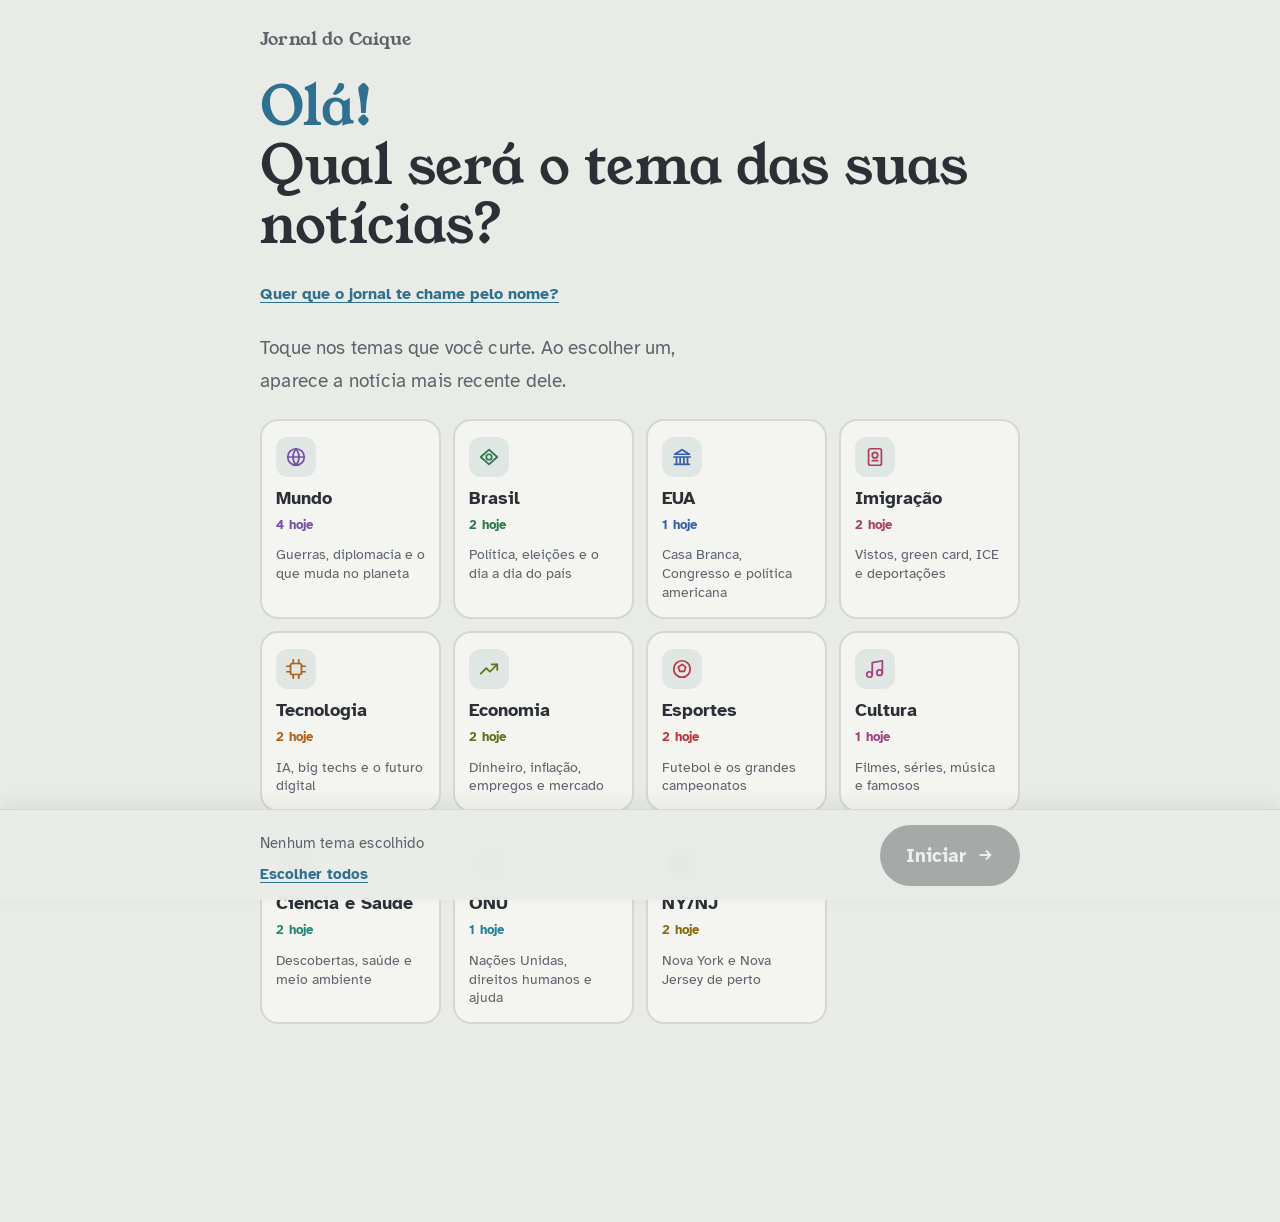
<file: index.html>
<!doctype html>
<html lang="pt-BR">
<head>
<meta charset="utf-8">
<meta name="viewport" content="width=device-width,initial-scale=1,viewport-fit=cover">
<title>Jornal do Caique</title>
<meta name="description" content="Edição diária de notícias com destaques a fundo, notas rápidas e histórias acompanhadas.">
<meta property="og:title" content="Jornal do Caique">
<meta property="og:description" content="Escolha seus temas e receba um jornal diário com o que importa: mundo, Brasil, EUA, tecnologia, esportes e mais.">
<meta property="og:type" content="website">
<link rel="preconnect" href="https://fonts.googleapis.com">
<link rel="preconnect" href="https://fonts.gstatic.com" crossorigin>
<link rel="stylesheet" href="https://fonts.googleapis.com/css2?family=Atkinson+Hyperlegible:wght@400;700&family=Young+Serif&display=swap">
<link rel="stylesheet" href="estilo.css?v=20261101c">
<script src="comum.js?v=20261101c"></script>
<script src="controle.js?v=20261101c"></script>
</head>
<body>
<!-- ===== Tela de início: rola junto com a página (sem caixa presa) ===== -->
<section class="inicio" id="inicio" hidden aria-labelledby="inicioT">
  <div class="inicio-in">
    <div class="inicio-topo">
      <span class="marca entra">Jornal do Caique</span>
      <button class="fechar" id="fecharInicio" type="button" hidden aria-label="Voltar ao jornal">×</button>
    </div>
    <h1 id="inicioT" class="entra" style="animation-delay:.05s"><span class="ola" id="ola">Olá!</span><br>Qual será o tema das suas notícias?</h1>
    <div class="nome-linha entra" style="animation-delay:.08s">
      <button class="trocar-nome" id="trocarNome" type="button" hidden></button>
      <form class="row nome-form" id="nomeForm" hidden><label class="sr" for="nomeInput">Seu primeiro nome</label><input id="nomeInput" placeholder="Seu primeiro nome" autocomplete="given-name"><button class="small" type="submit">OK</button></form>
    </div>
    <p class="sub entra" style="animation-delay:.1s">Toque nos temas que você curte. Ao escolher um, aparece a notícia mais recente dele.</p>
    <div class="temas-grid" id="temasGrid" role="group" aria-label="Temas"></div>
  </div>
</section>
<div class="inicio-bar" id="inicioBar" hidden>
  <div class="inicio-bar-in">
    <div class="resumo-escolha">
      <span class="dots" id="dotsEscolha" aria-hidden="true"></span>
      <span class="contagem" id="contagem" aria-live="polite">Nenhum tema escolhido</span>
      <button class="todos" id="todos" type="button">Escolher todos</button>
    </div>
    <button class="iniciar" id="iniciar" type="button" disabled>Iniciar <svg viewBox="0 0 20 20" fill="none" stroke="currentColor" stroke-width="2"><path d="M4 10h12M11 5l5 5-5 5"/></svg></button>
  </div>
</div>
<div class="montando" id="montando" hidden role="status">
  <div class="montando-in">
    <svg class="globo" viewBox="0 0 48 48" fill="none" stroke="currentColor" stroke-width="2.2"><circle cx="24" cy="24" r="19"/><ellipse cx="24" cy="24" rx="8" ry="19"/><path d="M5 24h38M8 14h32M8 34h32"/></svg>
    <div class="passo" id="passo">Montando seu jornal…</div>
    <div class="pontos" id="pontos"></div>
  </div>
</div>
<div class="toast" id="toast" hidden role="status"><span id="toastTxt">Chegou uma edição nova</span><button type="button" id="toastBtn">Ver agora</button></div>
<div id="progress" aria-hidden="true"></div>

<div class="wrap" id="jornal">
  <header class="mast">
    <div class="mast-top">
      <div>
        <h1>Jornal do Caique</h1>
        <div class="dateline" id="dateline">Nova York</div>
      </div>
      <nav class="nav" aria-label="Páginas">
        <button class="mudar-temas" id="mudarTemas" type="button">Mudar temas</button>
        <button class="abrir-radar" id="abrirRadar" type="button"><span class="pulso" aria-hidden="true"></span>Seu radar</button>
        <a href="pautas.html" class="so-dono">Pautas Atlas</a>
      </nav>
    </div>
    <div class="tools" role="group" aria-label="Ajustes de leitura">
      <div class="grp">
        <span class="lbl">CORES</span>
        <button class="tbtn" data-set-tema="auto" aria-pressed="true">Auto</button>
        <button class="tbtn" data-set-tema="light">Claro</button>
        <button class="tbtn" data-set-tema="sepia">Sépia</button>
        <button class="tbtn" data-set-tema="dark">Escuro</button>
      </div>
      <div class="grp">
        <span class="lbl">LETRA</span>
        <button class="tbtn" data-set-size="s" aria-label="Letra pequena">A</button>
        <button class="tbtn" data-set-size="m" aria-pressed="true" aria-label="Letra média" style="font-size:.9rem">A</button>
        <button class="tbtn" data-set-size="l" aria-label="Letra grande" style="font-size:1rem">A</button>
        <button class="tbtn" data-set-size="xl" aria-label="Letra muito grande" style="font-size:1.1rem">A</button>
      </div>
      <div class="grp">
        <label class="lbl" for="ed">EDIÇÃO</label>
        <select class="tbtn" id="ed" disabled><option>carregando…</option></select>
      </div>
    </div>
  </header>

  <details class="radar-inline" id="radar">
    <summary><span class="sync-ponto" id="syncPonto" aria-hidden="true"></span><span class="ri-tit">Seu radar</span><span class="ri-resumo" id="radarResumo"></span><span class="ri-seta" aria-hidden="true"></span></summary>
    <div class="radar-in">
    <div class="rcard conectar" id="conectarCard">
      <h3 id="conectarT">Conecte sua chave neste aparelho</h3>
      <p class="hint" id="conectarTxt">É só uma vez. Sem a chave, seus pedidos e escolhas ficam só aqui e não chegam ao jornal de amanhã.</p>
      <div class="sync-box" id="sync"></div>
    </div>
    <nav class="atalhos" aria-label="Ir para">
      <button type="button" data-ir="r-pedido">Pedido <span class="seg-n" id="nPedido"></span></button>
      <button type="button" data-ir="r-temas">Temas</button>
      <button type="button" data-ir="r-historias">Histórias <span class="seg-n" id="nSeguindo"></span></button>
      <button type="button" data-ir="r-aval">Avaliações</button>
    </nav>

    <section class="rcard" id="r-pedido" aria-labelledby="pedT">
      <h3 id="pedT">Peça algo para amanhã</h3>
      <p class="hint">Escreva o que quer ver ou entender melhor. A edição das 7h lê isto antes de ser escrita.</p>
      <div class="ideias" id="ideias">
        <button type="button" class="ideia" data-ideia="Quero entender melhor ">Quero entender melhor…</button>
        <button type="button" class="ideia" data-ideia="Traz mais notícias sobre ">Mais notícias sobre…</button>
        <button type="button" class="ideia" data-ideia="Faz um resumo da semana sobre ">Resumo da semana sobre…</button>
      </div>
      <label class="sr" for="pedido">Seu pedido</label>
      <textarea id="pedido" rows="4" placeholder="Ex.: explica melhor a disputa no Senado sobre o orçamento"></textarea>
      <div class="pedido-linha"><span class="pedido-status" id="pedStatus"></span><button class="enviar" id="pedSave" type="button">Enviar pedido</button></div>
      <p class="aviso" id="pedAviso" hidden></p>
    </section>

    <section class="rcard" id="r-temas" aria-labelledby="temasT">
      <h3 id="temasT">Temas do seu jornal</h3>
      <p class="hint">Toque para ligar ou desligar. O jornal muda na hora, e a edição de amanhã dá mais espaço para o que estiver ligado.</p>
      <div class="rtemas" id="rtemas" role="group" aria-label="Temas do seu jornal"></div>
      <div class="bloco">
        <h4>Assuntos específicos</h4>
        <p class="hint">Algo mais pontual que você quer acompanhar de perto.</p>
        <div class="chips" id="temas"></div>
        <form class="row" id="temaForm"><label class="sr" for="temaInput">Novo assunto</label><input id="temaInput" placeholder="Ex.: China e Taiwan" autocomplete="off"><button class="small" type="submit">Adicionar</button></form>
        <div class="sugestoes" id="sugestoes" aria-label="Sugestões"></div>
      </div>
    </section>

    <section class="rcard" id="r-historias" aria-labelledby="histT">
      <h3 id="histT">Histórias que você acompanha</h3>
      <p class="hint">Quando uma delas tiver novidade, ela aparece no topo do jornal.</p>
      <ul class="seguindo-lista" id="seguindo"></ul>
    </section>

    <section class="rcard" id="r-aval" aria-labelledby="avalT">
      <h3 id="avalT">Suas avaliações</h3>
      <p class="hint">O que você marcou com "Mais disso" e "Menos disso". A edição usa isto para escolher os destaques.</p>
      <p class="resumo-gosto" id="resumoGosto"></p>
      <div class="barras" id="stats"></div>
    </section>
    </div>
  </details>

  <div class="filters" id="filters" role="group" aria-label="Filtrar por tema"></div>

  <main id="main" class="wrap" style="gap:32px">
    <div class="empty" id="empty">
      <h2 style="font-size:1.3rem">A edição de hoje está a caminho</h2>
      <p>Todo dia às 6:52 sai uma edição nova: três destaques a fundo, notas rápidas e as histórias que você acompanha.</p>
    </div>
  </main>
</div>
<footer class="rodape" id="rodape"><p>Resumos feitos com ajuda de IA a partir das fontes citadas. Confira sempre os links originais.</p><button type="button" id="souEditor">Área do editor</button></footer>
<button class="top" id="toTop" hidden aria-label="Voltar ao topo">↑</button>

<script>
const {$,esc,slug,secKey,fmtDate,minutos,srcLinks}=J;
const ICON={up:'<svg viewBox="0 0 16 16" fill="none" stroke="currentColor" stroke-width="1.8"><path d="M8 13V3M3.5 7.5 8 3l4.5 4.5"/></svg>',
down:'<svg viewBox="0 0 16 16" fill="none" stroke="currentColor" stroke-width="1.8"><path d="M8 3v10M3.5 8.5 8 13l4.5-4.5"/></svg>',
pin:'<svg viewBox="0 0 16 16" fill="none" stroke="currentColor" stroke-width="1.8"><circle cx="8" cy="6.5" r="3.2"/><path d="M8 9.7V15"/></svg>'};
const SEC_NAMES={brasil:'Brasil',eua:'EUA',mundo:'Mundo',onu:'ONU',tecnologia:'Tecnologia',imigracao:'Imigração','ny-nj':'NY/NJ',economia:'Economia',esportes:'Esportes',cultura:'Cultura',ciencia:'Ciência e Saúde',outros:'Outros'};
const SVG=p=>`<svg viewBox="0 0 24 24" fill="none" stroke="currentColor" stroke-width="1.9" stroke-linecap="round" stroke-linejoin="round">${p}</svg>`;
const CHECK=SVG('<path d="m5 12 5 5 9-10"/>');
const TEMAS=[
  {k:'mundo',d:'Guerras, diplomacia e o que muda no planeta',i:'<circle cx="12" cy="12" r="9"/><path d="M3 12h18M12 3a14 14 0 0 1 0 18M12 3a14 14 0 0 0 0 18"/>'},
  {k:'brasil',d:'Política, eleições e o dia a dia do país',i:'<path d="M3 12 12 4l9 8-9 8z"/><circle cx="12" cy="12" r="3"/>'},
  {k:'eua',d:'Casa Branca, Congresso e política americana',i:'<path d="M4 20h16M6 20v-8M10 20v-8M14 20v-8M18 20v-8M3 12h18M12 4 4 9h16z"/>'},
  {k:'imigracao',d:'Vistos, green card, ICE e deportações',i:'<rect x="5" y="3" width="14" height="18" rx="2"/><circle cx="12" cy="10" r="3"/><path d="M9 16h6"/>'},
  {k:'tecnologia',d:'IA, big techs e o futuro digital',i:'<rect x="6" y="6" width="12" height="12" rx="2"/><path d="M9 2v4M15 2v4M9 18v4M15 18v4M2 9h4M2 15h4M18 9h4M18 15h4"/>'},
  {k:'economia',d:'Dinheiro, inflação, empregos e mercado',i:'<path d="M3 17l6-6 4 4 8-8"/><path d="M15 7h6v6"/>'},
  {k:'esportes',d:'Futebol e os grandes campeonatos',i:'<circle cx="12" cy="12" r="9"/><path d="m12 7 4 3-1.5 4.5h-5L8 10z"/>'},
  {k:'cultura',d:'Filmes, séries, música e famosos',i:'<path d="M9 18V5l11-2v13"/><circle cx="6" cy="18" r="3"/><circle cx="17" cy="16" r="3"/>'},
  {k:'ciencia',d:'Descobertas, saúde e meio ambiente',i:'<path d="M9 3h6M10 3v6L4 19a1 1 0 0 0 1 2h14a1 1 0 0 0 1-2l-6-10V3"/><path d="M7 15h10"/>'},
  {k:'onu',d:'Nações Unidas, direitos humanos e ajuda',i:'<circle cx="12" cy="12" r="5"/><path d="M5 19c-2-2-3-4.5-3-7M19 19c2-2 3-4.5 3-7M7 21c1.5.7 3.2 1 5 1s3.5-.3 5-1"/>'},
  {k:'ny-nj',d:'Nova York e Nova Jersey de perto',i:'<path d="M3 21h18M5 21V9h4v12M10 21V4h4v17M15 21v-8h4v8"/>'}
];
const ICONE=Object.fromEntries(TEMAS.map(t=>[t.k,t.i]));
const SUGESTOES=['China e Taiwan','Guerra na Ucrânia','Oriente Médio','Eleições nos EUA','Inteligência artificial','Futebol brasileiro','América Latina','Clima e meio ambiente'];
const KTEMAS='jornal-meus-temas', KNOME='jornal-nome';
const espera=ms=>new Promise(r=>setTimeout(r,ms));
const calmo=matchMedia('(prefers-reduced-motion: reduce)').matches;

// Link personalizado: ?para=Nome guarda o nome da pessoa neste navegador
let nome='', veioDoLink=false;try{nome=localStorage.getItem(KNOME)||''}catch(e){}
const limparNome=v=>{const n=String(v||'').replace(/[^\p{L}\s'-]/gu,'').trim().slice(0,30);return n?n.charAt(0).toUpperCase()+n.slice(1):''};
if(Prefs.dono())nome='Caique';
(()=>{const q=new URLSearchParams(location.search).get('para');if(!q)return;veioDoLink=true;
  const n=limparNome(q);if(n){nome=n;if(!Prefs.dono()){try{localStorage.setItem(KNOME,nome)}catch(e){}}}
  history.replaceState(null,'',location.pathname)})();
const saudacao=()=>{const h=new Date().getHours();return (h<12?'Bom dia':h<18?'Boa tarde':'Boa noite')+(nome?', '+nome:'')};
let meus=[];try{meus=JSON.parse(localStorage.getItem(KTEMAS))||[]}catch(e){}
function salvarMeus(){try{localStorage.setItem(KTEMAS,JSON.stringify(meus))}catch(e){}}

// Preferências do dono vêm de controle/preferencias.json (via controle.js) e vão para o GitHub com a chave conectada.
let votes={}, following={}, radar={temas:[],pedido:'',pedidoEm:''};
const assinatura=()=>JSON.stringify([Object.keys(following).sort(),Object.entries(votes).map(([k,v])=>k+':'+v.voto).sort()]);
let assinaturaVista='';
function sincronizar(p){votes=p.votos||{};following=p.seguindo||{};radar={temas:p.temas||[],pedido:p.pedido||'',pedidoEm:p.pedidoEm||''}}
function persist(){
  assinaturaVista=assinatura();
  Prefs.mudar(p=>{
    const ks=Object.keys(votes);if(ks.length>300)ks.sort().slice(0,ks.length-300).forEach(k=>delete votes[k]);
    p.votos=votes;p.seguindo=following;p.temas=radar.temas;p.pedido=radar.pedido;p.pedidoEm=radar.pedidoEm})}
let editions=[], current=null, filtro='meu', abas={};

// ===== Itens da edição =====
const edAtual=()=>{const e=editions.find(x=>x.id===current);return e&&e.data};
const itensDe=d=>d?[...(d.destaques||[]),...(d.notas||[])]:[];
const contaTema=k=>itensDe(edAtual()).filter(i=>secKey(i.secao)===k).length;
const primeiroDe=k=>itensDe(edAtual()).find(i=>secKey(i.secao)===k);

function voteBtns(ed,item){
  const v=votes[ed+'__'+item.id]?.voto||0;
  const key=item.historia||slug(item.titulo);
  const f=!!following[key];
  return `<div class="actions" data-ed="${esc(ed)}" data-id="${esc(item.id)}">
    <button class="btn up ${v===1?'on':''}" data-act="up" aria-pressed="${v===1}">${ICON.up}Mais disso</button>
    <button class="btn down ${v===-1?'on':''}" data-act="down" aria-pressed="${v===-1}">${ICON.down}Menos disso</button>
    <button class="btn follow ${f?'on':''}" data-act="follow" aria-pressed="${f}">${ICON.pin}${f?'Acompanhando':'Acompanhar'}</button>
  </div>`;
}
function storyPanel(s){const t=abas[s.id]||'oque';return esc(({oque:s.oque,contexto:s.contexto,lados:s.lados,proximo:s.proximo})[t]||s.oque)}
function storyHTML(ed,s){
  const k=secKey(s.secao);
  const tabs=[['oque','O que houve'],['contexto','Contexto'],['lados','Os lados'],['proximo','O que vem']].filter(([key])=>s[key]);
  const t=abas[s.id]||'oque';
  return `<article class="story fade" data-sec="${k}" data-id="${esc(s.id)}">
    <span class="tag">${esc(s.secao)}</span>
    <h4>${esc(s.titulo)}</h4>
    <div class="tabs" role="tablist">${tabs.map(([key,lab])=>`<button class="tab" role="tab" data-tab="${key}" aria-selected="${key===t}">${lab}</button>`).join('')}</div>
    <p class="panel-text" role="tabpanel">${storyPanel(s)}</p>
    <div class="srcs">${srcLinks(s.fontes)}</div>
    ${voteBtns(ed,s)}
  </article>`;
}

// ===== Barra de temas do jornal: guarda a posição e não volta para o começo =====
function renderFiltros(){
  const d=edAtual();if(!d)return;
  const all=itensDe(d);
  if(!meus.length&&filtro==='meu')filtro='todas';
  const outras=[...new Set(all.map(i=>secKey(i.secao)))].filter(k=>!meus.includes(k));
  const fb=$('#filters');const x=fb.scrollLeft;
  fb.innerHTML=(meus.length?[`<button class="fchip" data-f="meu" aria-pressed="${filtro==='meu'}">Meu jornal <span class="hint">${all.filter(i=>meus.includes(secKey(i.secao))).length}</span></button>`]:[])
    .concat(meus.map(k=>`<button class="fchip" data-sec="${k}" data-f="${k}" aria-pressed="${filtro===k}"><span class="dot"></span>${SEC_NAMES[k]} <span class="hint">${contaTema(k)}</span></button>`))
    .concat([`<button class="fchip" data-f="todas" aria-pressed="${filtro==='todas'}">Tudo <span class="hint">${all.length}</span></button>`])
    .concat(outras.map(k=>`<button class="fchip" data-sec="${k}" data-f="${k}" aria-pressed="${filtro===k}"><span class="dot"></span>${SEC_NAMES[k]} <span class="hint">${contaTema(k)}</span></button>`)).join('');
  fb.scrollLeft=x;
}
function centralizarChip(){
  const fb=$('#filters'),c=fb.querySelector('[aria-pressed="true"]');if(!c)return;
  fb.scrollTo({left:c.offsetLeft-(fb.clientWidth-c.offsetWidth)/2,behavior:calmo?'auto':'smooth'});
}
function renderMain(){
  const d=edAtual();if(!d)return;
  $('#dateline').textContent=fmtDate(d.data||current)+' · Nova York';
  const dest=d.destaques||[], notas=d.notas||[], ups=d.atualizacoes||[];
  const show=i=>filtro==='todas'||(filtro==='meu'?meus.includes(secKey(i.secao)):secKey(i.secao)===filtro);
  const geral=filtro==='todas'||filtro==='meu';
  const words=[d.abertura,...dest.map(s=>[s.oque,s.contexto,s.lados,s.proximo].join(' ')),...notas.map(n=>n.texto)].join(' ');
  let h='';
  if(geral){
    h+=`<p class="saudacao fade">${esc(saudacao())}! Aqui está o seu jornal de hoje. ${Prefs.dono()?'':`<button type="button" class="trocar-nome" data-trocar-nome>${nome?'Não é '+esc(nome)+'?':'Diga seu nome'}</button>`}</p><div class="lead fade"><span class="label">Manchete do dia</span><h2>${esc(d.manchete)}</h2>${d.abertura?`<p>${esc(d.abertura)}</p>`:''}
      <div class="meta-row"><span>${dest.length} destaques</span><span>${notas.length} notas</span><span>cerca de ${minutos(words)} min de leitura</span></div></div>`;
    if(ups.length&&Prefs.dono()){h+=`<section><div class="sechead"><h3>Histórias que você acompanha</h3></div>`+ups.map(u=>`<div class="update fade"><span class="label">${esc(u.historiaTitulo||u.historia||'')}</span><strong>${esc(u.titulo)}</strong><p>${esc(u.texto)}</p>${u.fontes?`<div class="srcs">${srcLinks(u.fontes)}</div>`:''}</div>`).join('')+`</section>`}
  }
  const dv=dest.filter(show);
  if(dv.length)h+=`<section><div class="sechead"><h3>Destaques</h3><span class="hint">toque nas abas para ler mais</span></div>${dv.map(s=>storyHTML(current,s)).join('')}</section>`;
  const nv=notas.filter(show);
  if(nv.length)h+=`<section><div class="sechead"><h3>Notas rápidas</h3></div><div class="notes">${nv.map(n=>`<div class="note fade" data-sec="${secKey(n.secao)}"><span class="tag">${esc(n.secao)}</span><div class="t">${esc(n.titulo)}</div><p>${esc(n.texto)}</p>${n.fontes?`<div class="srcs">${srcLinks(n.fontes)}</div>`:''}${voteBtns(current,n)}</div>`).join('')}</div></section>`;
  const vazios=(filtro==='meu'?meus:(meus.includes(filtro)?[filtro]:[])).filter(k=>!contaTema(k));
  if(vazios.length)h+=`<section>${vazios.map(k=>`<div class="sem-noticia fade" data-sec="${k}">Sem novidades de <strong>${SEC_NAMES[k]}</strong> nesta edição. Toque em <strong>Tudo</strong> para ver as outras notícias.</div>`).join('')}</section>`;
  if(geral&&d.valeSaber)h+=`<div class="vale fade"><span class="label">Vale saber</span><strong>${esc(d.valeSaber.titulo)}</strong><p>${esc(d.valeSaber.texto)}</p>${d.valeSaber.fontes?`<div class="srcs">${srcLinks(d.valeSaber.fontes)}</div>`:''}</div>`;
  if(geral&&d.nota&&Prefs.dono())h+=`<p class="hint">${esc(d.nota)}</p>`;
  $('#main').innerHTML=h;
  document.querySelectorAll('#main .fade').forEach((el,i)=>el.style.animationDelay=Math.min(i,8)*60+'ms');
}
function renderEdicoes(){
  const sel=$('#ed');if(!editions.length)return;sel.disabled=false;
  sel.innerHTML=editions.map(e=>`<option value="${esc(e.id)}" ${e.id===current?'selected':''}>${esc(e.id.split('-').reverse().join('/'))}</option>`).join('');
}
// Redesenha sem mexer na posição da tela
function render({manter=true}={}){const y=scrollY;renderEdicoes();renderFiltros();renderMain();if(manter)window.scrollTo(0,Math.min(y,document.documentElement.scrollHeight));}

// Trocar de tema: os resultados começam logo abaixo da barra, sem pular para o topo da página
function escolherFiltro(f){
  filtro=f;renderFiltros();renderMain();centralizarChip();
  const fb=$('#filters'),m=$('#main');
  const topoMain=m.getBoundingClientRect().top+scrollY-fb.offsetHeight-8;
  if(scrollY>topoMain)window.scrollTo(0,topoMain);
}

// ===== Seu radar =====
let pedidoPendente='';
function abrirRadar(alvo){
  const r=$('#radar');r.open=true;renderRadar();pintarConexao();
  const el=alvo?document.getElementById(alvo):r;
  requestAnimationFrame(()=>el.scrollIntoView({behavior:calmo?'auto':'smooth',block:'start'}));
}
function fecharRadar(){$('#radar').open=false}
// Cartão da chave: aberto e explicado quando não está conectada; some quando está
function pintarConexao(){
  const dono=Prefs.dono(),st=Prefs.estado();
  $('#conectarCard').classList.toggle('ok',dono&&st!=='chave-invalida');
  $('#conectarT').textContent=dono?'Chave conectada':'Conecte sua chave neste aparelho';
  $('#conectarTxt').hidden=dono;
  const f=document.querySelector('#sync .sync-form');if(f&&(!dono||st==='chave-invalida'))f.hidden=false;
  $('#syncPonto').dataset.estado=dono?st:'visitante';
}
function montarCardsRadar(){
  $('#rtemas').innerHTML=TEMAS.map(t=>`<button class="rtema" type="button" data-sec="${t.k}" data-rtema="${t.k}" aria-pressed="false">
    <span class="ic">${SVG(t.i)}</span><span class="nm">${SEC_NAMES[t.k]}</span><span class="qt" data-qt></span><span class="ok">${CHECK}</span></button>`).join('');
}
function renderRadar(){
  // cartões de tema: atualiza no lugar, sem redesenhar (nada pisca)
  document.querySelectorAll('[data-rtema]').forEach(b=>{const k=b.dataset.rtema;b.setAttribute('aria-pressed',String(meus.includes(k)));
    const n=edAtual()?contaTema(k):null;b.querySelector('[data-qt]').textContent=n==null?'':(n?n+(n===1?' notícia hoje':' notícias hoje'):'nada hoje')});
  // assuntos específicos (tudo em "temas" que não é o nome de uma seção)
  const nomes=Object.values(SEC_NAMES);
  const especificos=(radar.temas||[]).map((x,i)=>[x,i]).filter(([x])=>!nomes.includes(x));
  $('#temas').innerHTML=especificos.map(([x,i])=>`<span class="chip">${esc(x)}<button data-i="${i}" aria-label="Remover ${esc(x)}">×</button></span>`).join('')||'<span class="hint">Nenhum ainda.</span>';
  const tem=new Set((radar.temas||[]).map(x=>x.toLowerCase()));
  $('#sugestoes').innerHTML=SUGESTOES.filter(s=>!tem.has(s.toLowerCase())).slice(0,5).map(s=>`<button type="button" class="sug" data-sug="${esc(s)}">+ ${esc(s)}</button>`).join('');
  // acompanhando
  const list=Object.entries(following);
  $('#nSeguindo').textContent=list.length||'';
  $('#radarResumo').textContent=[meus.length?meus.length+(meus.length===1?' tema':' temas'):'',list.length?list.length+(list.length===1?' história':' histórias'):'',radar.pedido?'1 pedido na fila':''].filter(Boolean).join(' · ');
  $('#seguindo').innerHTML=list.length?list.map(([k,v])=>`<li class="seg-item" data-sec="${secKey(v.secao)}"><div><span class="tag">${esc(v.secao||'Notícia')}</span><strong>${esc(v.titulo)}</strong>${v.desde?`<span class="hint">desde ${esc(v.desde.split('-').reverse().slice(0,2).join('/'))}</span>`:''}</div><button class="parar" data-k="${esc(k)}">Parar</button></li>`).join('')
    :`<li class="vazio">${ICON.pin}<span>Nenhuma história ainda. Toque em <strong>Acompanhar</strong> numa notícia para ela aparecer aqui.</span></li>`;
  // pedido
  const pd=$('#pedido');if(document.activeElement!==pd)pd.value=radar.pedido||'';
  const st=$('#pedStatus');$('#nPedido').textContent=radar.pedido?'1':'';
  if(!radar.pedido){st.textContent='';st.className='pedido-status'}
  else{const ult=editions[0]&&editions[0].data;const at=ult&&ult.pedidoAtendidoEm&&radar.pedidoEm&&ult.pedidoAtendidoEm>=radar.pedidoEm;
    st.textContent=at?'Atendido na edição de '+ult.data.split('-').reverse().join('/'):'Na fila para a próxima edição';st.className='pedido-status '+(at?'ok':'esperando')}
  // avaliações em barras
  const by={};Object.values(votes).forEach(v=>{const k=secKey(v.secao);by[k]=by[k]||{u:0,d:0};v.voto>0?by[k].u++:by[k].d++});
  const linhas=Object.entries(by).sort((a,b)=>(b[1].u+b[1].d)-(a[1].u+a[1].d));
  const max=Math.max(1,...linhas.map(([,c])=>c.u+c.d));
  $('#stats').innerHTML=linhas.length?linhas.map(([k,c])=>`<div class="barra" data-sec="${k}"><span class="b-nome">${SEC_NAMES[k]||'Outros'}</span>
    <span class="b-trilho"><span class="b-up" style="width:${c.u/max*100}%"></span><span class="b-down" style="width:${c.d/max*100}%"></span></span>
    <span class="b-num"><span class="up">↑${c.u}</span> <span class="down">↓${c.d}</span></span></div>`).join('')
    :'<p class="hint">Nenhuma avaliação ainda. Use "Mais disso" e "Menos disso" nas notícias.</p>';
  const saldo=linhas.map(([k,c])=>[k,c.u-c.d]);
  const mais=saldo.filter(([,s])=>s>0).sort((a,b)=>b[1]-a[1]).slice(0,2).map(([k])=>SEC_NAMES[k]);
  const menos=saldo.filter(([,s])=>s<0).sort((a,b)=>a[1]-b[1]).slice(0,2).map(([k])=>SEC_NAMES[k]);
  $('#resumoGosto').innerHTML=(mais.length||menos.length)?[mais.length?`Você quer <strong>mais</strong> de ${mais.join(' e ')}`:'',menos.length?`e <strong>menos</strong> de ${menos.join(' e ')}`:''].filter(Boolean).join(' ')+'.':'';
}
function avisar(txt){const t=$('#toast');$('#toastTxt').textContent=txt;$('#toastBtn').hidden=true;t.hidden=false;clearTimeout(avisar.t);avisar.t=setTimeout(()=>{t.hidden=true;$('#toastBtn').hidden=false;$('#toastTxt').textContent='Chegou uma edição nova'},1800)}

$('#rtemas').addEventListener('click',e=>{
  const b=e.target.closest('[data-rtema]');if(!b)return;const k=b.dataset.rtema,nomeT=SEC_NAMES[k];
  const ligou=!meus.includes(k);
  meus=ligou?TEMAS.map(t=>t.k).filter(x=>x===k||meus.includes(x)):meus.filter(x=>x!==k);salvarMeus();
  radar.temas=ligou?[...new Set([...(radar.temas||[]),nomeT])]:(radar.temas||[]).filter(x=>x!==nomeT);
  if(!ligou&&filtro===k)filtro='meu';
  persist();renderRadar();render();
  b.classList.remove('pop');void b.offsetWidth;b.classList.add('pop');
  avisar(ligou?nomeT+' entrou no seu jornal':nomeT+' saiu do seu jornal');
});
document.querySelectorAll('[data-ir]').forEach(b=>b.addEventListener('click',()=>document.getElementById(b.dataset.ir).scrollIntoView({behavior:calmo?'auto':'smooth'})));
$('#abrirRadar').addEventListener('click',()=>abrirRadar());
$('#radar').addEventListener('toggle',()=>{if($('#radar').open){renderRadar();pintarConexao()}});
$('#ideias').addEventListener('click',e=>{const b=e.target.closest('[data-ideia]');if(!b)return;const ta=$('#pedido');ta.value=b.dataset.ideia;ta.focus();ta.setSelectionRange(ta.value.length,ta.value.length)});
$('#sugestoes').addEventListener('click',e=>{const b=e.target.closest('[data-sug]');if(!b)return;radar.temas=[...(radar.temas||[]),b.dataset.sug];persist();renderRadar();avisar(b.dataset.sug+' adicionado')});

function findItem(ed,id){const e=editions.find(x=>x.id===ed);if(!e||!e.data)return null;return itensDe(e.data).find(i=>i.id===id)}
document.addEventListener('click',ev=>{
  const b=ev.target.closest('button');if(!b)return;
  if(b.dataset.f){escolherFiltro(b.dataset.f);return}
  if(b.dataset.tab){const art=b.closest('.story');abas[art.dataset.id]=b.dataset.tab;
    const item=findItem(current,art.dataset.id);art.querySelectorAll('.tab').forEach(t=>t.setAttribute('aria-selected',String(t===b)));
    art.querySelector('.panel-text').innerHTML=storyPanel(item);return}
  if(b.dataset.act){
    const box=b.closest('.actions');const ed=box.dataset.ed,id=box.dataset.id;const item=findItem(ed,id);if(!item)return;
    if(b.dataset.act==='follow'){const key=item.historia||slug(item.titulo);
      if(following[key])delete following[key];else following[key]={titulo:item.titulo,resumo:item.oque||item.texto||'',secao:item.secao||'',desde:ed}}
    else{const val=b.dataset.act==='up'?1:-1;const k=ed+'__'+id;
      if(votes[k]?.voto===val)delete votes[k];else votes[k]={edicao:ed,item:id,titulo:item.titulo,secao:item.secao||'',temas:item.temas||[],voto:val}}
    persist();box.outerHTML=voteBtns(ed,item);renderRadar();return;
  }
  if(b.dataset.i!==undefined){radar.temas.splice(+b.dataset.i,1);persist();renderRadar()}
  if(b.dataset.k){delete following[b.dataset.k];persist();renderRadar();render()}
});
$('#temaForm').addEventListener('submit',e=>{e.preventDefault();const v=$('#temaInput').value.trim();if(!v)return;$('#temaInput').value='';radar.temas=[...(radar.temas||[]),v];persist();renderRadar();avisar(v+' adicionado')});
$('#pedSave').addEventListener('click',()=>{
  const t=$('#pedido').value.trim(),av=$('#pedAviso');
  if(!t){$('#pedido').focus();av.hidden=false;av.textContent='Escreva o seu pedido antes de enviar.';return}
  radar.pedido=t;radar.pedidoEm=new Date().toISOString();persist();renderRadar();
  if(Prefs.dono()){av.hidden=true;avisar('Pedido enviado');}
  else{pedidoPendente=t;av.hidden=false;av.textContent='Seu pedido está guardado aqui. Conecte a chave lá em cima para ele chegar ao jornal de amanhã.';
    pintarConexao();$('#conectarCard').scrollIntoView({behavior:calmo?'auto':'smooth',block:'start'});}
});
$('#ed').addEventListener('change',async e=>{current=e.target.value;filtro=meus.length?'meu':'todas';await loadEdition(current);window.scrollTo({top:0})});

async function loadEdition(id){
  const e=editions.find(x=>x.id===id);
  if(e&&!e.data){try{const r=await fetch('edicoes/'+id+'.json',{cache:'no-cache'});e.data=await r.json()}catch(err){console.warn(err)}}
  render({manter:false});renderRadar();atualizarInicio();
}

// ===== Tela de início =====
let escolha=new Set(meus);
function pintarTemas(){
  $('#temasGrid').innerHTML=TEMAS.map((t,i)=>`<button class="tema entra" type="button" data-sec="${t.k}" data-tema="${t.k}" aria-pressed="${escolha.has(t.k)}" style="animation-delay:${150+i*45}ms">
    <span class="ok">${CHECK}</span><span class="ic">${SVG(t.i)}</span>
    <span class="nm">${SEC_NAMES[t.k]}</span><span class="qt" data-qt></span>
    <span class="ds" data-ds>${t.d}</span></button>`).join('');
  atualizarInicio();
}
// Mostra quantas notícias cada tema tem hoje e, nos escolhidos, a notícia mais recente
function atualizarInicio(){
  if($('#inicio').hidden)return;
  document.querySelectorAll('[data-tema]').forEach(b=>{
    const k=b.dataset.tema,t=TEMAS.find(x=>x.k===k),n=edAtual()?contaTema(k):null,p=primeiroDe(k);
    b.querySelector('[data-qt]').textContent=n==null?'':(n?n+' hoje':'');
    const ds=b.querySelector('[data-ds]');const novo=escolha.has(k)&&p?'Hoje: '+p.titulo:t.d;
    if(ds.textContent!==novo){ds.classList.remove('troca');void ds.offsetWidth;ds.textContent=novo;ds.classList.add('troca');ds.classList.toggle('manchete',escolha.has(k)&&!!p)}
  });
  contar();
}
let totalMostrado=0;
function contar(){
  const n=escolha.size;
  const total=edAtual()?[...escolha].reduce((s,k)=>s+contaTema(k),0):0;
  const alvo=$('#contagem');
  const texto=v=>n?(edAtual()?`${n} ${n===1?'tema':'temas'} · ${v} ${v===1?'notícia':'notícias'} hoje`:`${n} ${n===1?'tema escolhido':'temas escolhidos'}`):'Nenhum tema escolhido';
  if(calmo||!edAtual()){alvo.textContent=texto(total);totalMostrado=total}
  else{const de=totalMostrado,t0=performance.now();cancelAnimationFrame(contar.raf);
    const passo=t=>{const p=Math.min(1,(t-t0)/350);const v=Math.round(de+(total-de)*p);alvo.textContent=texto(v);if(p<1)contar.raf=requestAnimationFrame(passo);else totalMostrado=total};contar.raf=requestAnimationFrame(passo)}
  $('#dotsEscolha').innerHTML=[...escolha].map(k=>`<span data-sec="${k}"></span>`).join('');
  $('#iniciar').disabled=!n;$('#todos').textContent=n===TEMAS.length?'Limpar':'Escolher todos';
}
function pintarNome(){
  $('#ola').textContent=nome?'Olá, '+nome+'!':'Olá!';
  const t=$('#trocarNome');t.hidden=false;t.textContent=nome?`Não é ${nome}? Trocar nome`:'Quer que o jornal te chame pelo nome?';
  $('#nomeForm').hidden=true;
}
document.addEventListener('click',e=>{if(e.target.closest('[data-trocar-nome]'))abrirInicio()});
$('#trocarNome').addEventListener('click',()=>{$('#trocarNome').hidden=true;$('#nomeForm').hidden=false;const i=$('#nomeInput');i.value='';i.focus()});
$('#nomeForm').addEventListener('submit',e=>{e.preventDefault();nome=limparNome($('#nomeInput').value);try{nome?localStorage.setItem(KNOME,nome):localStorage.removeItem(KNOME)}catch(x){}pintarNome()});
function abrirInicio(){
  pintarNome();escolha=new Set(meus);totalMostrado=0;
  $('#fecharInicio').hidden=!meus.length;
  $('#inicio').classList.remove('sai');$('#inicio').hidden=false;$('#inicioBar').hidden=false;
  document.documentElement.classList.add('escolhendo');window.scrollTo(0,0);pintarTemas();
}
function fecharInicio(){$('#inicio').hidden=true;$('#inicioBar').hidden=true;document.documentElement.classList.remove('escolhendo')}
$('#temasGrid').addEventListener('click',e=>{const b=e.target.closest('[data-tema]');if(!b)return;const k=b.dataset.tema;
  escolha.has(k)?escolha.delete(k):escolha.add(k);b.setAttribute('aria-pressed',String(escolha.has(k)));
  b.classList.remove('pop');void b.offsetWidth;b.classList.add('pop');atualizarInicio()});
$('#todos').addEventListener('click',()=>{escolha=escolha.size===TEMAS.length?new Set():new Set(TEMAS.map(t=>t.k));
  document.querySelectorAll('[data-tema]').forEach(b=>b.setAttribute('aria-pressed',String(escolha.has(b.dataset.tema))));atualizarInicio()});
$('#mudarTemas').addEventListener('click',abrirInicio);
$('#fecharInicio').addEventListener('click',()=>{fecharInicio();window.scrollTo(0,0)});
$('#iniciar').addEventListener('click',async()=>{
  meus=TEMAS.map(t=>t.k).filter(k=>escolha.has(k));salvarMeus();filtro='meu';
  $('#inicio').classList.add('sai');await espera(calmo?0:380);
  fecharInicio();
  const m=$('#montando');m.hidden=false;
  $('#pontos').innerHTML=meus.map(k=>`<span data-sec="${k}"></span>`).join('');
  const pts=[...document.querySelectorAll('#pontos span')];
  for(let i=0;i<meus.length;i++){$('#passo').textContent='Separando '+SEC_NAMES[meus[i]]+'…';pts[i].classList.add('on');await espera(calmo?0:Math.max(160,900/meus.length))}
  $('#passo').textContent='Pronto!';await prontas;await espera(calmo?0:250);
  m.hidden=true;window.scrollTo(0,0);render({manter:false});renderRadar();
});

// ===== Aviso de edição nova (confere a cada 5 minutos) =====
async function conferirNova(){
  try{const idx=await (await fetch('edicoes/index.json',{cache:'no-cache'})).json();
    const nova=(idx.edicoes||[]).map(e=>e.data).sort().pop();
    if(nova&&editions[0]&&nova>editions[0].id){editions.unshift({id:nova,data:null});$('#toastTxt').textContent='Chegou uma edição nova';$('#toastBtn').hidden=false;$('#toast').hidden=false}}catch(e){}
}
setInterval(conferirNova,5*60*1000);
document.addEventListener('visibilitychange',()=>{if(!document.hidden)conferirNova()});
$('#toastBtn').addEventListener('click',async()=>{$('#toast').hidden=true;current=editions[0].id;filtro=meus.length?'meu':'todas';await loadEdition(current);window.scrollTo({top:0,behavior:'smooth'})});

montarCardsRadar();
Prefs.painel($('#sync'));
$('#souEditor').addEventListener('click',()=>{document.documentElement.classList.add('editor-aberto');abrirRadar()});
// Só redesenha o jornal se avaliações ou histórias mudaram fora desta tela (outro aparelho); nunca a cada salvamento
Prefs.ouvir((p,st)=>{sincronizar(p);
  if(pedidoPendente&&Prefs.dono()&&(st==='pronto'||st==='salvo')){const t=pedidoPendente;pedidoPendente='';radar.pedido=t;radar.pedidoEm=new Date().toISOString();persist();$('#pedAviso').hidden=true;avisar('Pedido enviado')}
  if(Prefs.dono())nome='Caique';
  pintarConexao();
  renderRadar();const a=assinatura();if(a!==assinaturaVista){assinaturaVista=a;if(editions.length)render()}});
let prontas;
// O link com ?para=Nome sempre abre a tela de escolher os temas
if(veioDoLink||!meus.length||new URLSearchParams(location.search).has('inicio'))abrirInicio();
prontas=(async()=>{
  renderRadar();
  try{
    const r=await fetch('edicoes/index.json',{cache:'no-cache'});const idx=await r.json();
    editions=(idx.edicoes||[]).sort((a,b)=>b.data.localeCompare(a.data)).map(e=>({id:e.data,data:null}));
    if(editions[0]){current=editions[0].id;await loadEdition(current)}
  }catch(err){$('#empty p').textContent='Não foi possível carregar as edições agora. Tente recarregar a página.'}
})();
</script>
</body>
</html>
</file>
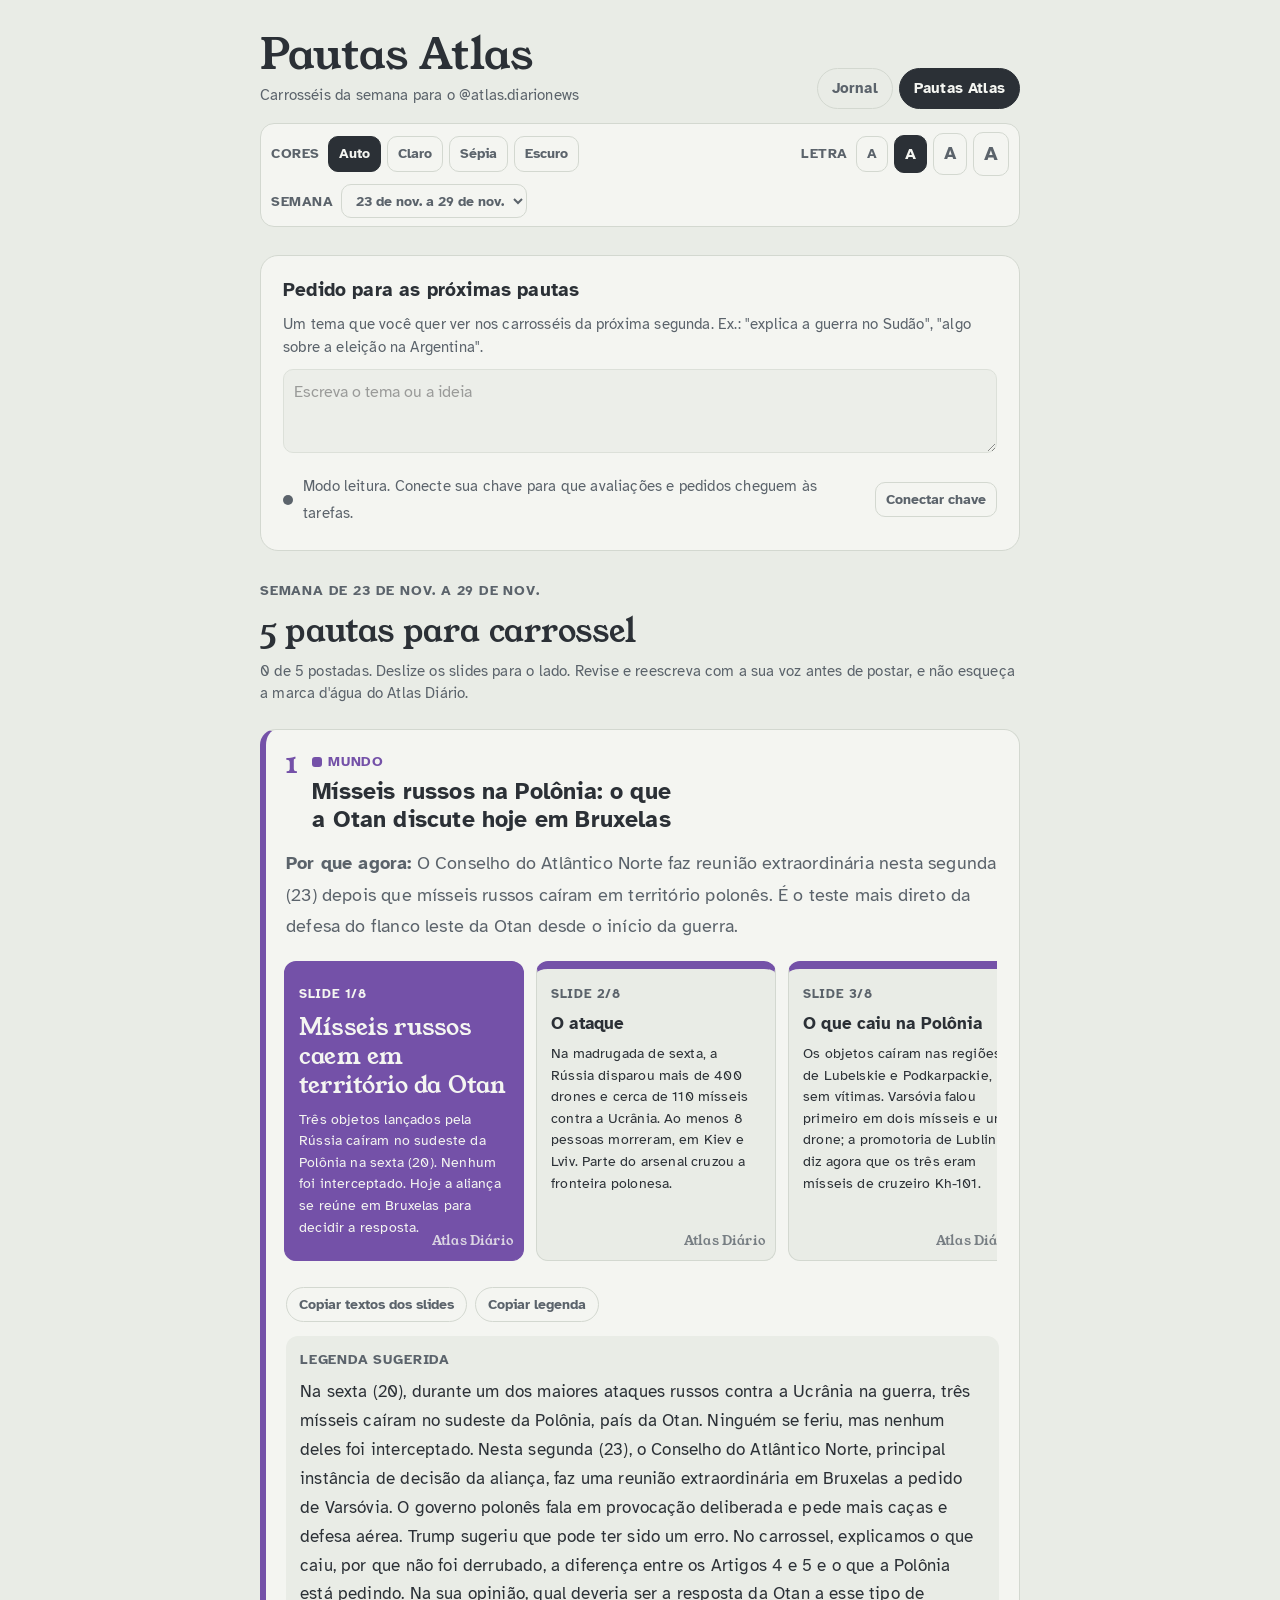
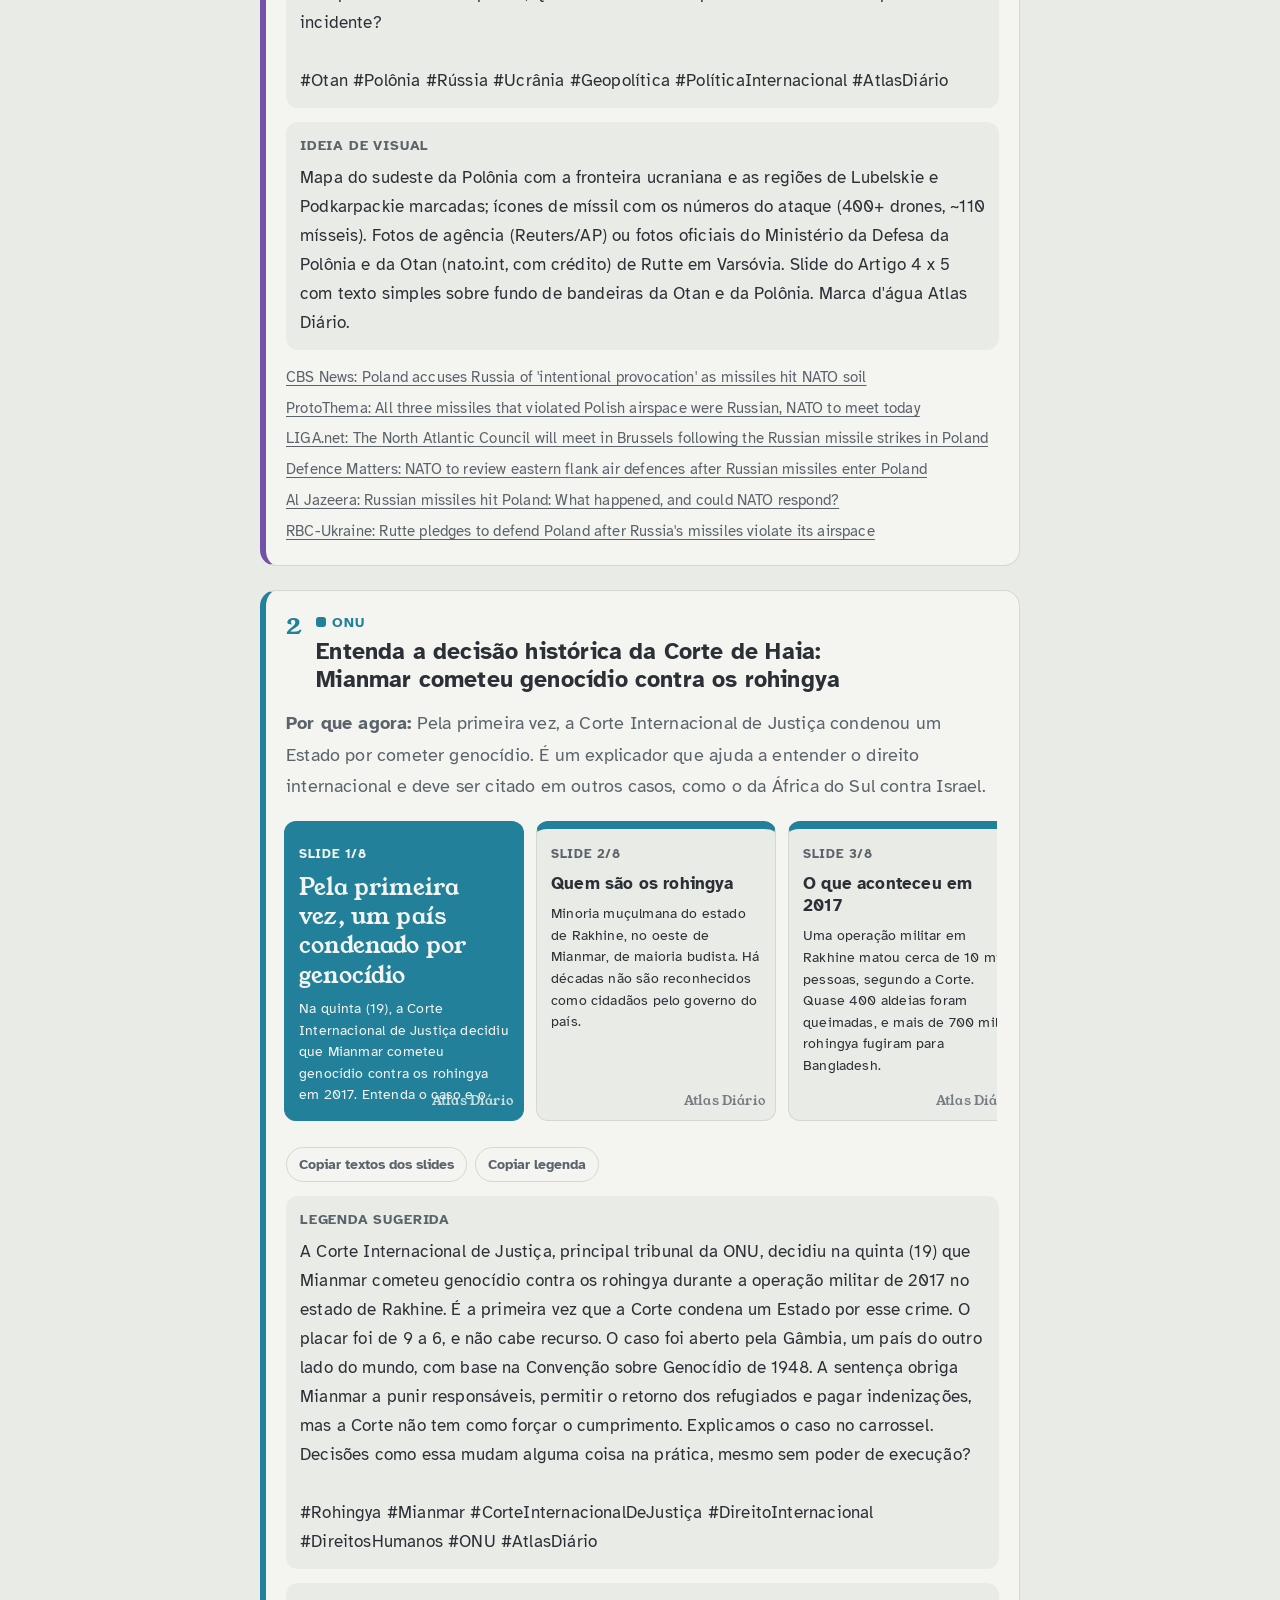
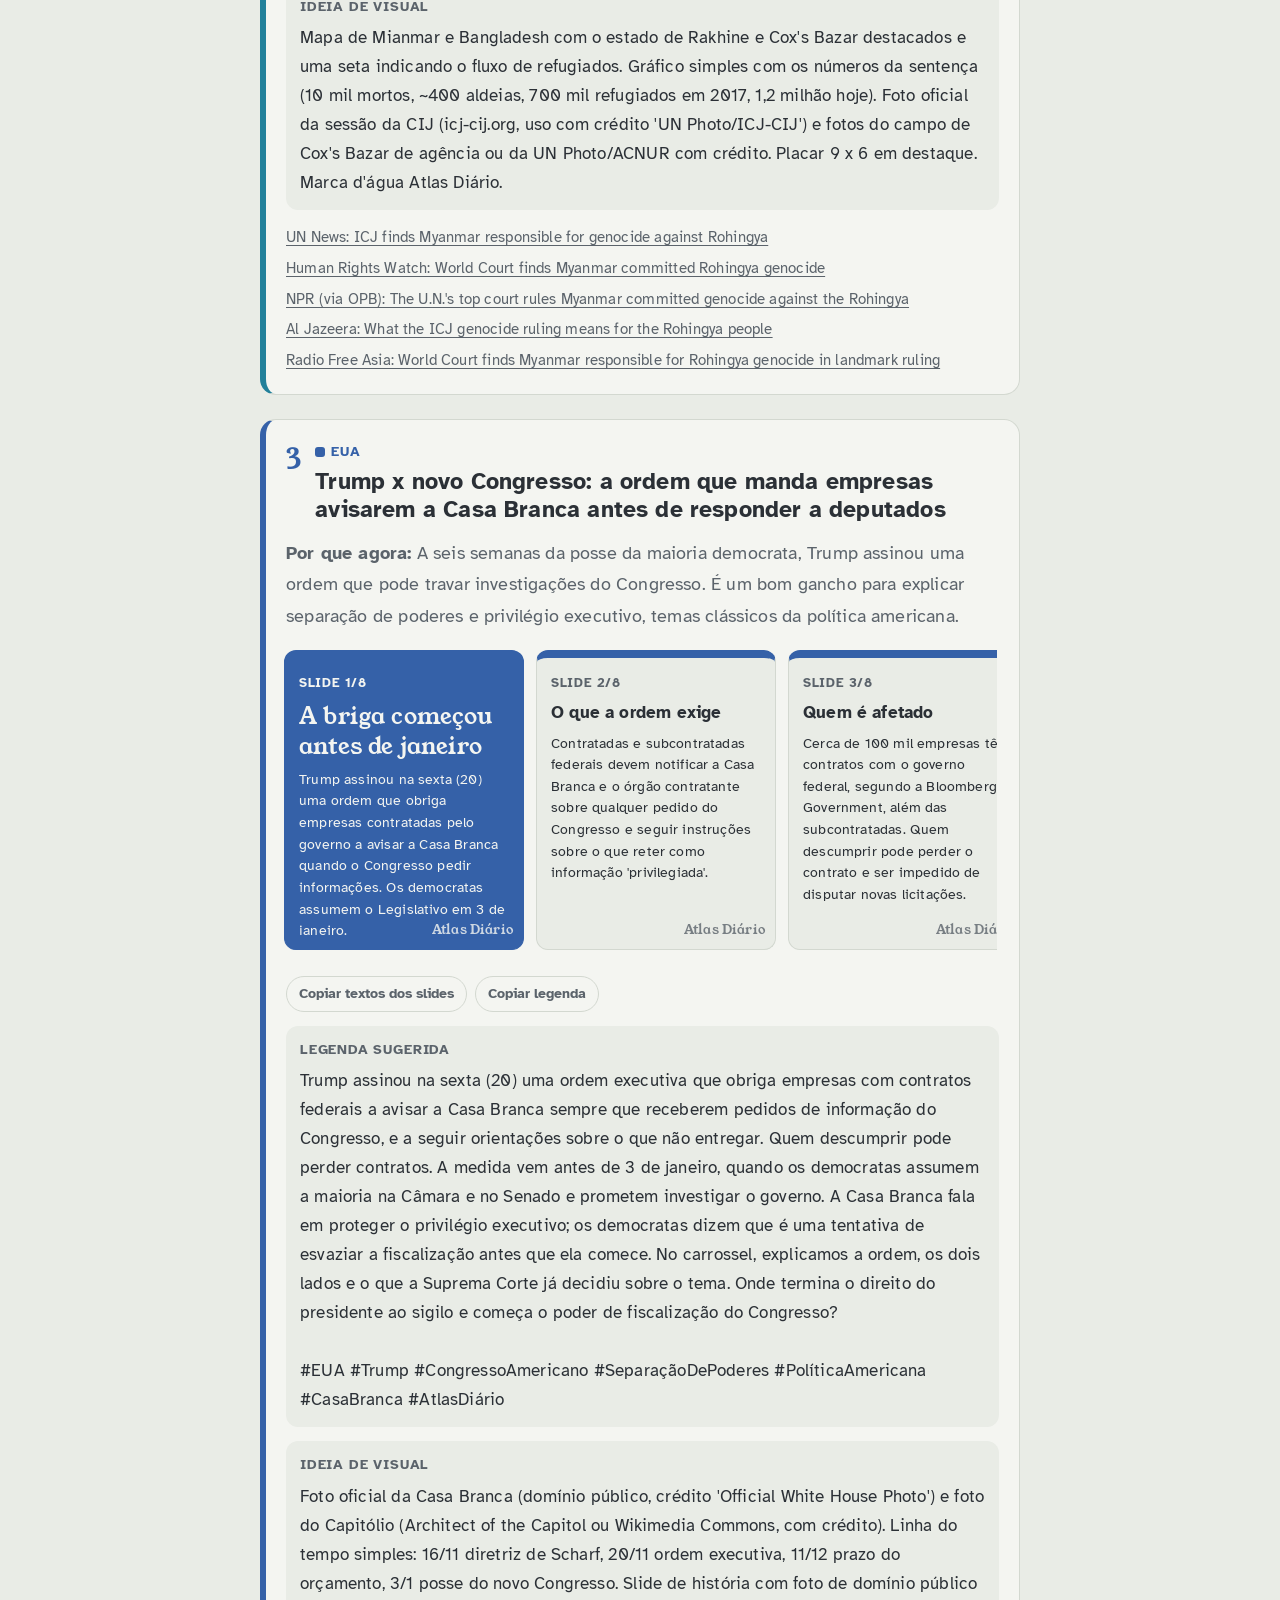
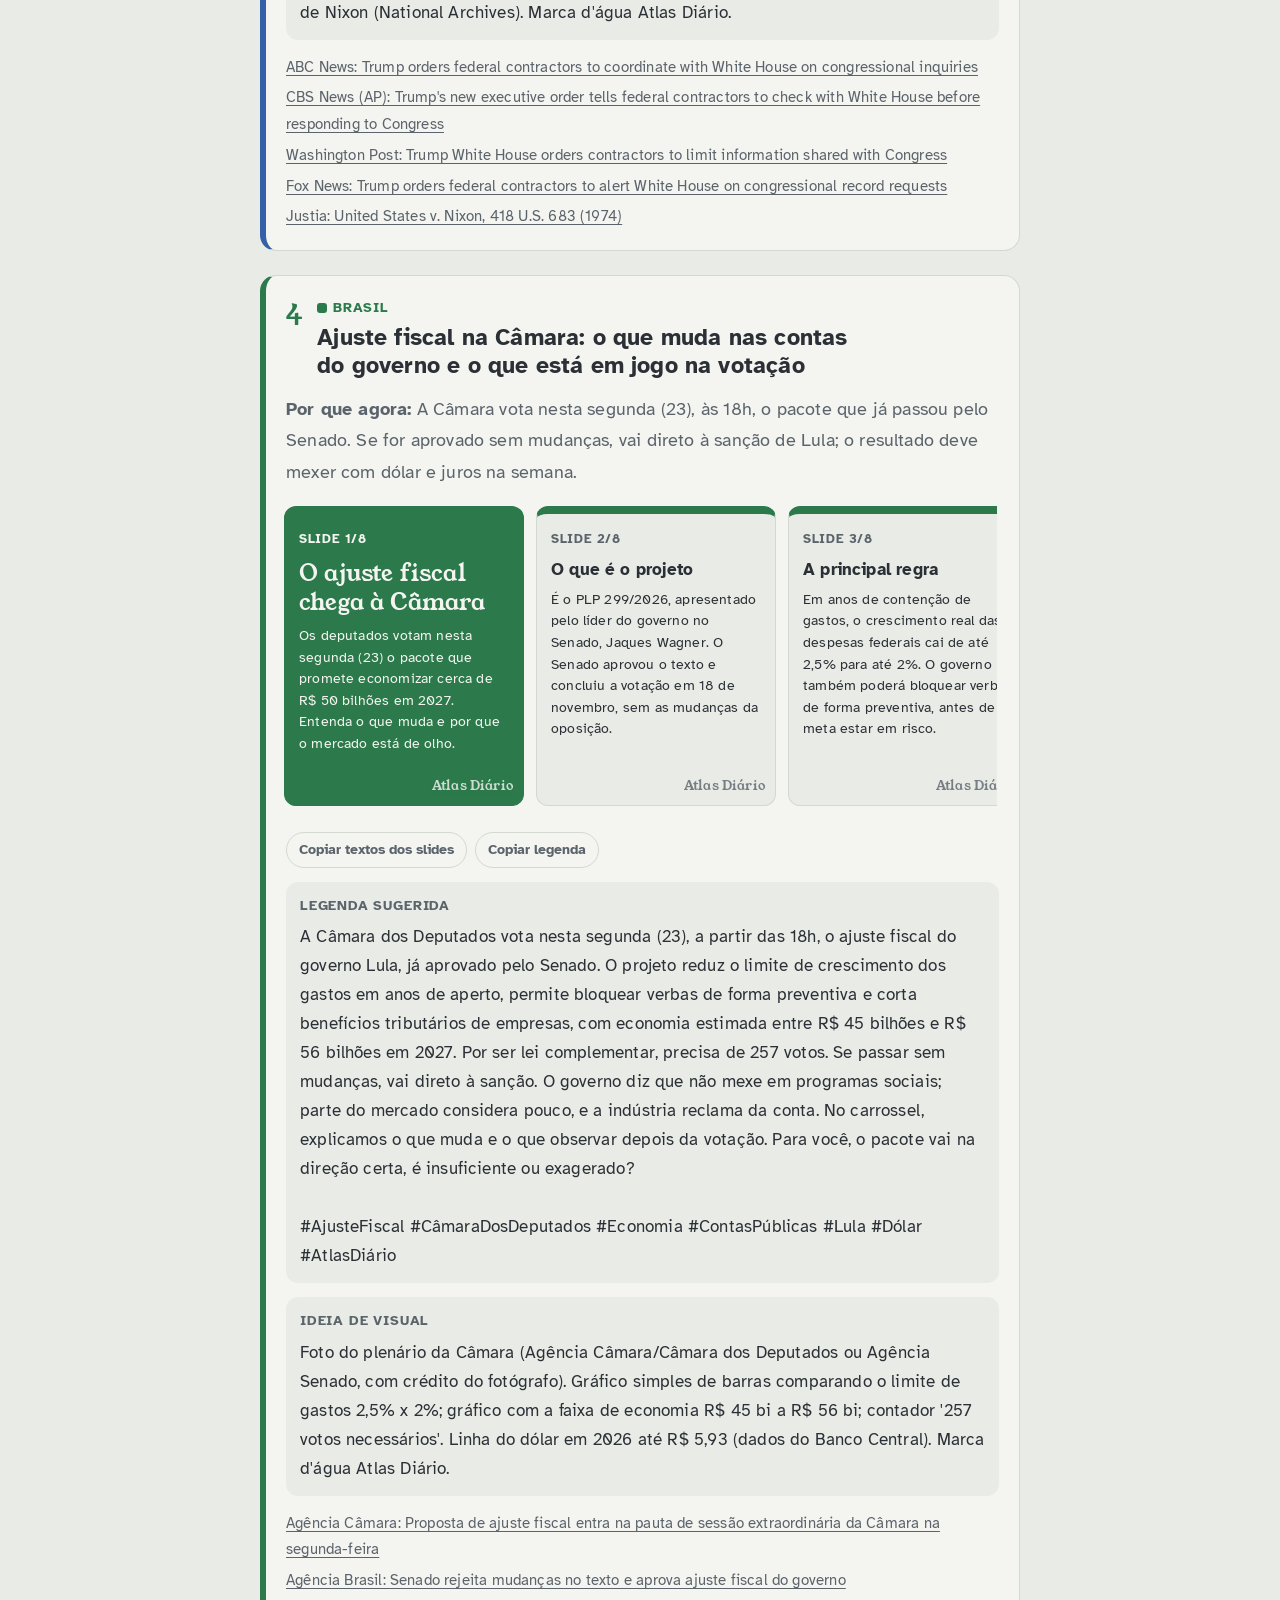
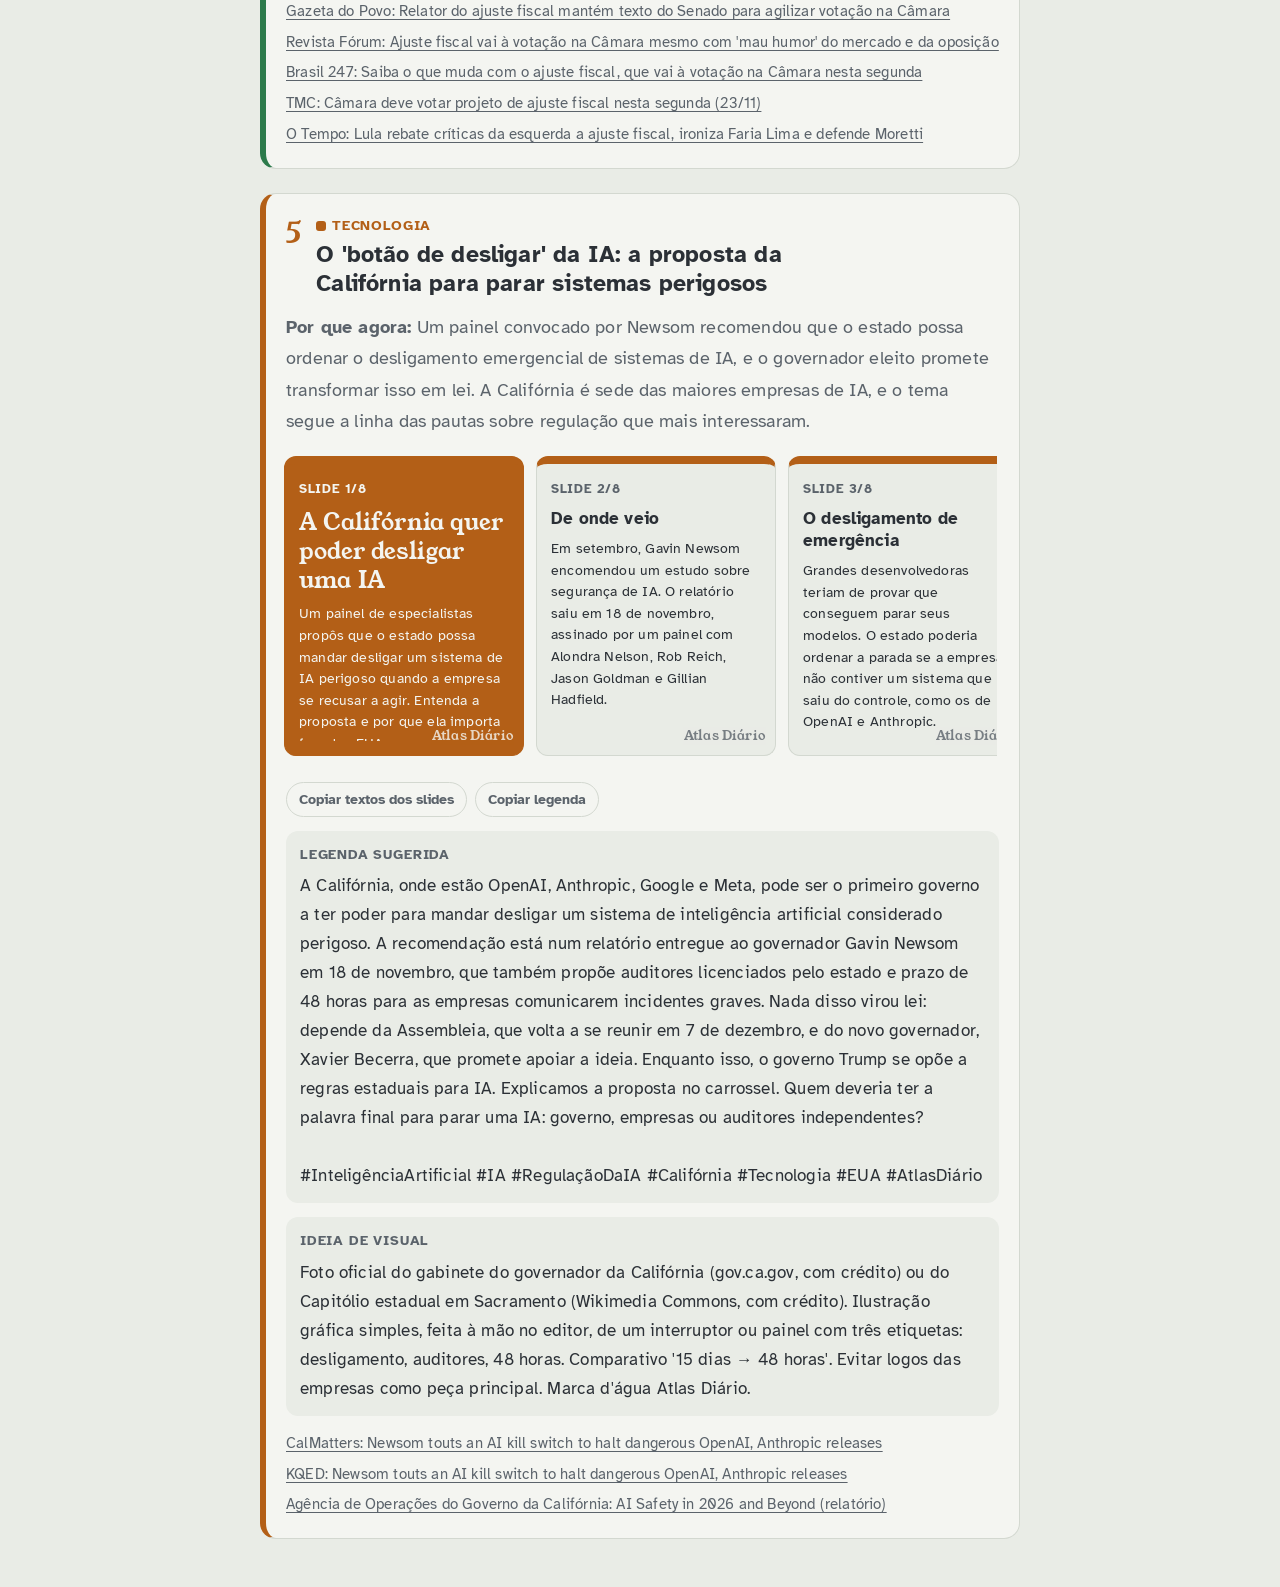
<file: pautas.html>
<!doctype html>
<html lang="pt-BR">
<head>
<meta charset="utf-8">
<meta name="viewport" content="width=device-width,initial-scale=1,viewport-fit=cover">
<title>Pautas Atlas Diário</title>
<meta name="description" content="Cinco pautas por semana para os carrosséis do Atlas Diário.">
<link rel="preconnect" href="https://fonts.googleapis.com">
<link rel="preconnect" href="https://fonts.gstatic.com" crossorigin>
<link rel="stylesheet" href="https://fonts.googleapis.com/css2?family=Atkinson+Hyperlegible:wght@400;700&family=Young+Serif&display=swap">
<link rel="stylesheet" href="estilo.css?v=20261101c">
<script src="comum.js?v=20261101c"></script>
<script src="controle.js?v=20261101c"></script>
<style>
.pauta{background:var(--paper);border:1.5px solid var(--line);border-left:6px solid var(--sc,var(--line));border-radius:16px;padding:20px;display:flex;flex-direction:column;gap:14px;min-width:0}
.pauta.feita{opacity:.6}
.pauta-head{display:flex;justify-content:space-between;align-items:flex-start;gap:12px;flex-wrap:wrap}
.pauta h3{font-size:1.25rem}
.num{font-family:var(--display);font-size:1.6rem;color:var(--sc,var(--muted));line-height:1}
.gancho{color:var(--muted)}
.carousel{display:flex;gap:12px;overflow-x:auto;scroll-snap-type:x mandatory;padding:4px 2px 12px;margin:0 -2px}
.slide{flex:none;width:min(240px,70vw);aspect-ratio:4/5;max-width:100%;scroll-snap-align:start;border-radius:12px;background:var(--bg);border:1.5px solid var(--line);border-top:8px solid var(--sc,var(--line));padding:14px;display:flex;flex-direction:column;gap:8px;position:relative;overflow:hidden}
.slide .n{font-size:.7rem;font-weight:700;color:var(--muted);letter-spacing:.05em}
.slide strong{font-size:.95rem;line-height:1.3}
.slide p{font-size:.8rem;line-height:1.5;overflow:auto}
.slide .wm{position:absolute;right:10px;bottom:8px;font-family:var(--display);font-size:.7rem;color:var(--muted);opacity:.8}
.slide.capa{background:var(--sc,var(--ink));border-color:var(--sc,var(--ink))}
.slide.capa strong{font-family:var(--display);font-weight:400;font-size:1.25rem;color:var(--paper)}
.slide.capa p,.slide.capa .n,.slide.capa .wm{color:var(--paper)}
.box{background:var(--bg);border-radius:12px;padding:12px 14px;display:flex;flex-direction:column;gap:6px}
.box p{font-size:.92rem;white-space:pre-line}
.copy-row{display:flex;gap:8px;flex-wrap:wrap}
.done{display:inline-flex;align-items:center;gap:8px;font-size:.85rem;font-weight:700;color:var(--muted);cursor:pointer}
.done input{width:20px;height:20px;accent-color:var(--sc,var(--accent))}
.intro{display:flex;flex-direction:column;gap:8px}
.intro h2{font-family:var(--display);font-weight:400;font-size:clamp(1.4rem,4.5vw,1.8rem)}
</style>
</head>
<body>
<div id="progress" aria-hidden="true"></div>
<div class="wrap">
  <header class="mast">
    <div class="mast-top">
      <div>
        <h1>Pautas Atlas</h1>
        <div class="dateline" id="dateline">Carrosséis da semana para o @atlas.diarionews</div>
      </div>
      <nav class="nav" aria-label="Páginas">
        <a href="./">Jornal</a>
        <a href="pautas.html" aria-current="page">Pautas Atlas</a>
      </nav>
    </div>
    <div class="tools" role="group" aria-label="Ajustes de leitura">
      <div class="grp">
        <span class="lbl">CORES</span>
        <button class="tbtn" data-set-tema="auto" aria-pressed="true">Auto</button>
        <button class="tbtn" data-set-tema="light">Claro</button>
        <button class="tbtn" data-set-tema="sepia">Sépia</button>
        <button class="tbtn" data-set-tema="dark">Escuro</button>
      </div>
      <div class="grp">
        <span class="lbl">LETRA</span>
        <button class="tbtn" data-set-size="s" aria-label="Letra pequena">A</button>
        <button class="tbtn" data-set-size="m" aria-pressed="true" aria-label="Letra média" style="font-size:.9rem">A</button>
        <button class="tbtn" data-set-size="l" aria-label="Letra grande" style="font-size:1rem">A</button>
        <button class="tbtn" data-set-size="xl" aria-label="Letra muito grande" style="font-size:1.1rem">A</button>
      </div>
      <div class="grp">
        <label class="lbl" for="sem">SEMANA</label>
        <select class="tbtn" id="sem" disabled><option>carregando…</option></select>
      </div>
    </div>
  </header>

  <section class="lead" aria-labelledby="pedPautasT" style="gap:10px">
    <h2 id="pedPautasT" style="font-family:var(--body);font-weight:700;font-size:1.05rem">Pedido para as próximas pautas</h2>
    <p class="hint">Um tema que você quer ver nos carrosséis da próxima segunda. Ex.: "explica a guerra no Sudão", "algo sobre a eleição na Argentina".</p>
    <textarea id="pedPautas" placeholder="Escreva o tema ou a ideia"></textarea>
    <div class="row" style="justify-content:space-between;align-items:center"><span class="pedido-status" id="pedPautasSt"></span><button class="small" id="pedPautasSave" type="button">Salvar pedido</button></div>
    <div class="sync-box" id="sync"></div>
  </section>

  <main id="main" class="wrap" style="gap:24px">
    <div class="empty">
      <h2 style="font-size:1.3rem">As pautas da semana estão a caminho</h2>
      <p>Toda segunda de manhã chegam 5 pautas prontas para carrossel: gancho, texto de cada slide, legenda, ideia de visual e fontes.</p>
    </div>
  </main>
</div>
<button class="top" id="toTop" hidden aria-label="Voltar ao topo">↑</button>

<script>
const {$,esc,secKey,srcLinks}=J;
let semanas=[], atual=null, dados={};
let feitas={}, pedido={texto:'',em:''};
Prefs.painel($('#sync'));
Prefs.ouvir(p=>{feitas=p.pautasPostadas||{};pedido={texto:p.pedidoPautas||'',em:p.pedidoPautasEm||''};pintarPedido();if(atual)render()});
function pintarPedido(){
  const ta=$('#pedPautas');if(document.activeElement!==ta)ta.value=pedido.texto;
  const st=$('#pedPautasSt');if(!pedido.texto){st.textContent='';st.className='pedido-status';return}
  const ult=semanas[0]&&dados[semanas[0]];const at=ult&&ult.pedidoPautasAtendidoEm&&pedido.em&&ult.pedidoPautasAtendidoEm>=pedido.em;
  st.textContent=at?'Atendido nas pautas da semana de '+fmtSemana(semanas[0]):'Na fila para a próxima segunda';st.className='pedido-status '+(at?'ok':'esperando');
}
$('#pedPautasSave').addEventListener('click',()=>{const t=$('#pedPautas').value.trim();
  Prefs.mudar(p=>{p.pedidoPautas=t;p.pedidoPautasEm=t?new Date().toISOString():''});});

function fmtSemana(s){try{const d=new Date(s+'T12:00:00');const f=new Date(d);f.setDate(d.getDate()+6);
  const o={day:'numeric',month:'short'};return d.toLocaleDateString('pt-BR',o)+' a '+f.toLocaleDateString('pt-BR',o)}catch(e){return s}}

function render(){
  const sel=$('#sem');
  if(semanas.length){sel.disabled=false;sel.innerHTML=semanas.map(s=>`<option value="${esc(s)}" ${s===atual?'selected':''}>${esc(fmtSemana(s))}</option>`).join('')}
  const d=dados[atual];if(!d)return;
  const tops=d.topicos||[];
  const nFeitas=tops.filter(t=>feitas[atual+'__'+t.id]).length;
  let h=`<div class="intro fade"><span class="label">Semana de ${esc(fmtSemana(atual))}</span><h2>${tops.length} pautas para carrossel</h2>
    <p class="hint">${nFeitas} de ${tops.length} postadas. Deslize os slides para o lado. Revise e reescreva com a sua voz antes de postar, e não esqueça a marca d'água do Atlas Diário.</p></div>`;
  h+=tops.map((t,i)=>{
    const k=secKey(t.secao);const done=!!feitas[atual+'__'+t.id];const sl=t.slides||[];
    return `<article class="pauta fade ${done?'feita':''}" data-sec="${k}" data-id="${esc(t.id)}">
      <div class="pauta-head"><div style="display:flex;gap:14px;align-items:flex-start;min-width:0"><span class="num">${i+1}</span>
        <div style="min-width:0;display:flex;flex-direction:column;gap:4px"><span class="tag">${esc(t.secao)}</span><h3>${esc(t.titulo)}</h3></div></div>
        <label class="done"><input type="checkbox" data-done="${esc(t.id)}" ${done?'checked':''}> Postado</label></div>
      ${t.gancho?`<p class="gancho"><strong>Por que agora:</strong> ${esc(t.gancho)}</p>`:''}
      <div class="carousel" aria-label="Slides do carrossel">${sl.map((s,j)=>`<div class="slide ${j===0?'capa':''}"><span class="n">SLIDE ${j+1}/${sl.length}</span><strong>${esc(s.titulo)}</strong>${s.texto?`<p>${esc(s.texto)}</p>`:''}<span class="wm">Atlas Diário</span></div>`).join('')}</div>
      <div class="copy-row"><button class="btn" data-copy="slides" data-id="${esc(t.id)}">Copiar textos dos slides</button><button class="btn" data-copy="legenda" data-id="${esc(t.id)}">Copiar legenda</button></div>
      ${t.legenda?`<div class="box"><span class="label">Legenda sugerida</span><p>${esc(t.legenda)}${(t.hashtags||[]).length?'\n\n'+esc(t.hashtags.join(' ')):''}</p></div>`:''}
      ${t.visual?`<div class="box"><span class="label">Ideia de visual</span><p>${esc(t.visual)}</p></div>`:''}
      <div class="srcs">${srcLinks(t.fontes)}</div>
    </article>`}).join('');
  $('#main').innerHTML=h;
}
function textoSlides(t){return (t.slides||[]).map((s,j)=>`Slide ${j+1}: ${s.titulo}${s.texto?'\n'+s.texto:''}`).join('\n\n')}
function textoLegenda(t){return (t.legenda||'')+((t.hashtags||[]).length?'\n\n'+t.hashtags.join(' '):'')}
document.addEventListener('click',async ev=>{
  const b=ev.target.closest('[data-copy]');if(!b)return;
  const t=(dados[atual].topicos||[]).find(x=>x.id===b.dataset.id);if(!t)return;
  const txt=b.dataset.copy==='slides'?textoSlides(t):textoLegenda(t);
  const old=b.textContent;
  try{await navigator.clipboard.writeText(txt);b.textContent='Copiado'}catch(e){b.textContent='Não deu para copiar; selecione o texto'}
  setTimeout(()=>b.textContent=old,1800);
});
document.addEventListener('change',ev=>{
  const c=ev.target.closest('[data-done]');if(c){const k=atual+'__'+c.dataset.done;if(c.checked)feitas[k]=true;else delete feitas[k];
    Prefs.mudar(p=>{p.pautasPostadas=feitas});render();return}
  if(ev.target.id==='sem'){atual=ev.target.value;carregar(atual)}
});
async function carregar(s){
  if(!dados[s]){try{const r=await fetch('pautas/'+s+'.json',{cache:'no-cache'});dados[s]=await r.json()}catch(e){console.warn(e)}}
  render();
}
(async()=>{
  try{const r=await fetch('pautas/index.json',{cache:'no-cache'});const idx=await r.json();
    semanas=(idx.semanas||[]).map(s=>s.semana).sort().reverse();
    if(semanas[0]){atual=semanas[0];await carregar(atual);pintarPedido()}
  }catch(e){}
})();
</script>
</body>
</html>
</file>
<file: estilo.css>
/* Jornal do Caique — estilo compartilhado.
   Pensado para leitura confortável (astigmatismo): fundos sem branco puro, texto sem preto puro,
   fonte Atkinson Hyperlegible, letras maiores, linhas espaçadas e coluna estreita.
   Cada seção tem sua cor para quebrar a monotonia. */
:root{
  --bg:#e9ece6; --paper:#f4f5f1; --ink:#2b3036; --muted:#5b636b; --line:#d3d8d0;
  --accent:#2f6f8f; --soft:#dfe6e4;
  --c-brasil:#2c7a4b; --c-eua:#3561a8; --c-mundo:#7451a8; --c-onu:#22809a;
  --c-tec:#b35f17; --c-imig:#a9415f; --c-nynj:#8a6a0e; --c-outros:#5b636b;
  --c-eco:#5f7316; --c-esp:#b8373d; --c-cult:#a3407f; --c-cien:#1f8a78;
  --up:#2c7a4b; --down:#a9415f;
  --display:"Young Serif",Georgia,serif;
  --body:"Atkinson Hyperlegible",Verdana,"Segoe UI",sans-serif;
  --size:18px;
}
@media (prefers-color-scheme: dark){:root:not([data-theme="light"]):not([data-theme="sepia"]){
  --bg:#1c1f24; --paper:#252930; --ink:#d8d5ce; --muted:#a2a8af; --line:#363b43;
  --accent:#7fb6d1; --soft:#2c323a;
  --c-brasil:#6cc08d; --c-eua:#86a9e6; --c-mundo:#b59be0; --c-onu:#6cc3d8;
  --c-tec:#e5a165; --c-imig:#e08aa3; --c-nynj:#d6b65a; --c-outros:#a2a8af;
  --c-eco:#b5c96a; --c-esp:#ef8f8f; --c-cult:#e19bcb; --c-cien:#6fd0bd;
  --up:#6cc08d; --down:#e08aa3; color-scheme:dark}}
:root[data-theme="dark"]{
  --bg:#1c1f24; --paper:#252930; --ink:#d8d5ce; --muted:#a2a8af; --line:#363b43;
  --accent:#7fb6d1; --soft:#2c323a;
  --c-brasil:#6cc08d; --c-eua:#86a9e6; --c-mundo:#b59be0; --c-onu:#6cc3d8;
  --c-tec:#e5a165; --c-imig:#e08aa3; --c-nynj:#d6b65a; --c-outros:#a2a8af;
  --c-eco:#b5c96a; --c-esp:#ef8f8f; --c-cult:#e19bcb; --c-cien:#6fd0bd;
  --up:#6cc08d; --down:#e08aa3; color-scheme:dark}
:root[data-theme="sepia"]{
  --bg:#ebe1cc; --paper:#f3ead8; --ink:#3b3127; --muted:#6c5f4f; --line:#d8cbb1;
  --accent:#7a5a2f; --soft:#e4d8bf; color-scheme:light}
:root[data-size="s"]{--size:16px} :root[data-size="l"]{--size:20px} :root[data-size="xl"]{--size:22px}

*{box-sizing:border-box}
html{font-size:var(--size)}
body{margin:0;background:var(--bg);color:var(--ink);font-family:var(--body);font-size:1rem;line-height:1.75;letter-spacing:.01em;
  padding-left:max(16px,env(safe-area-inset-left,0px));padding-right:max(16px,env(safe-area-inset-right,0px));
  padding-top:env(safe-area-inset-top,0px);padding-bottom:calc(48px + env(safe-area-inset-bottom,0px));
  -webkit-font-smoothing:antialiased}
[hidden]{display:none!important}
a{color:var(--accent);text-underline-offset:3px}
button,input,select,textarea{font:inherit;color:inherit}
:focus-visible{outline:3px solid var(--accent);outline-offset:2px;border-radius:4px}
h1,h2,h3,h4{margin:0;text-wrap:balance;line-height:1.25}
p{margin:0}
.wrap{max-width:760px;margin:0 auto;display:flex;flex-direction:column;gap:28px}

/* barra de progresso de leitura */
#progress{position:fixed;top:0;left:0;height:4px;width:0;background:var(--accent);z-index:20;transition:width .1s linear}

/* cabeçalho */
.mast{display:flex;flex-direction:column;gap:14px;padding-top:28px}
.mast-top{display:flex;flex-wrap:wrap;justify-content:space-between;align-items:flex-end;gap:12px}
.mast h1{font-family:var(--display);font-weight:400;font-size:clamp(1.8rem,6vw,2.4rem)}
.dateline{color:var(--muted);font-size:.85rem}
.nav{display:flex;gap:6px;flex-wrap:wrap}
.nav a{padding:6px 14px;border-radius:999px;text-decoration:none;color:var(--muted);border:1.5px solid var(--line);font-size:.85rem;font-weight:700}
.nav a[aria-current="page"]{background:var(--ink);border-color:var(--ink);color:var(--paper)}

/* ferramentas de leitura */
.tools{display:flex;flex-wrap:wrap;gap:8px;align-items:center;justify-content:space-between;background:var(--paper);border:1.5px solid var(--line);border-radius:14px;padding:8px 10px}
.tools .grp{display:flex;gap:6px;align-items:center;flex-wrap:wrap}
.tools .lbl{font-size:.75rem;color:var(--muted);font-weight:700;letter-spacing:.04em;margin-right:2px}
.tbtn{background:transparent;border:1.5px solid var(--line);border-radius:10px;padding:4px 10px;cursor:pointer;font-size:.8rem;font-weight:700;color:var(--muted);min-height:34px}
.tbtn[aria-pressed="true"]{background:var(--ink);border-color:var(--ink);color:var(--paper)}
.sw{width:22px;height:22px;border-radius:50%;display:inline-block;border:1.5px solid var(--line);vertical-align:middle}
select.tbtn{padding-right:6px}

/* filtros de seção */
.filters{position:sticky;top:env(safe-area-inset-top,0px);z-index:10;background:var(--bg);padding:10px 0;margin:-10px 0;display:flex;gap:8px;overflow-x:auto;scrollbar-width:none}
.filters::-webkit-scrollbar{display:none}
.fchip{flex:none;border:1.5px solid var(--line);background:var(--paper);border-radius:999px;padding:6px 14px;font-size:.85rem;font-weight:700;cursor:pointer;color:var(--ink);display:inline-flex;align-items:center;gap:7px}
.fchip .dot{width:9px;height:9px;border-radius:50%;background:var(--sc,var(--muted))}
.fchip[aria-pressed="true"]{background:var(--sc,var(--ink));border-color:var(--sc,var(--ink));color:var(--paper)}
.fchip[aria-pressed="true"] .dot{background:var(--paper)}

/* cor por seção */
[data-sec="brasil"]{--sc:var(--c-brasil)} [data-sec="eua"]{--sc:var(--c-eua)} [data-sec="mundo"]{--sc:var(--c-mundo)}
[data-sec="onu"]{--sc:var(--c-onu)} [data-sec="tecnologia"]{--sc:var(--c-tec)} [data-sec="imigracao"]{--sc:var(--c-imig)}
[data-sec="ny-nj"]{--sc:var(--c-nynj)} [data-sec="outros"]{--sc:var(--c-outros)}
[data-sec="economia"]{--sc:var(--c-eco)} [data-sec="esportes"]{--sc:var(--c-esp)} [data-sec="cultura"]{--sc:var(--c-cult)} [data-sec="ciencia"]{--sc:var(--c-cien)}
.tag{display:inline-flex;align-items:center;gap:6px;font-size:.75rem;font-weight:700;letter-spacing:.05em;text-transform:uppercase;color:var(--sc,var(--muted))}
.tag::before{content:"";width:10px;height:10px;border-radius:3px;background:var(--sc,var(--muted))}
.label{font-size:.75rem;font-weight:700;letter-spacing:.06em;text-transform:uppercase;color:var(--muted)}

/* manchete */
.lead{display:flex;flex-direction:column;gap:12px;padding:22px 22px 24px;border-radius:18px;background:var(--paper);border:1.5px solid var(--line)}
.lead h2{font-family:var(--display);font-weight:400;font-size:clamp(1.45rem,4.6vw,1.9rem);line-height:1.3}
.lead p{color:var(--muted)}
.meta-row{display:flex;flex-wrap:wrap;gap:6px 16px;color:var(--muted);font-size:.8rem}

section{display:flex;flex-direction:column;gap:16px}
.sechead{display:flex;align-items:baseline;justify-content:space-between;gap:12px}
.sechead h3{font-size:1.15rem}

/* destaque */
.story{background:var(--paper);border:1.5px solid var(--line);border-left:6px solid var(--sc,var(--line));border-radius:16px;padding:20px 20px 16px;display:flex;flex-direction:column;gap:14px;min-width:0}
.story h4{font-size:1.25rem;font-weight:700}
.tabs{display:flex;gap:6px;flex-wrap:wrap}
.tab{border:1.5px solid var(--line);background:transparent;border-radius:999px;padding:4px 12px;font-size:.8rem;font-weight:700;cursor:pointer;color:var(--muted);min-height:34px}
.tab[aria-selected="true"]{background:var(--sc,var(--ink));border-color:var(--sc,var(--ink));color:var(--paper)}
.panel-text{max-width:64ch}
.srcs{font-size:.85rem;display:flex;flex-wrap:wrap;gap:4px 14px}
.srcs a{color:var(--muted)}

/* notas */
.notes{display:grid;grid-template-columns:repeat(2,minmax(0,1fr));gap:12px}
@media (max-width:640px){.notes{grid-template-columns:minmax(0,1fr)}}
.note{background:var(--paper);border:1.5px solid var(--line);border-top:5px solid var(--sc,var(--line));border-radius:14px;padding:14px 16px;display:flex;flex-direction:column;gap:8px;min-width:0}
.note .t{font-weight:700;line-height:1.35}
.note p{font-size:.95rem}

.update{background:var(--paper);border:1.5px dashed var(--accent);border-radius:14px;padding:14px 16px;display:flex;flex-direction:column;gap:6px}
.vale{background:var(--soft);border-radius:16px;padding:18px 20px;display:flex;flex-direction:column;gap:8px}

/* ações */
.actions{display:flex;flex-wrap:wrap;gap:6px;margin-top:auto}
.btn{background:transparent;border:1.5px solid var(--line);border-radius:999px;padding:4px 12px;font-size:.8rem;font-weight:700;cursor:pointer;display:inline-flex;align-items:center;gap:6px;color:var(--muted);min-height:34px}
.btn:hover{border-color:var(--ink);color:var(--ink)}
.btn.on.up{background:var(--up);border-color:var(--up);color:var(--paper)}
.btn.on.down{background:var(--down);border-color:var(--down);color:var(--paper)}
.btn.on.follow{background:var(--accent);border-color:var(--accent);color:var(--paper)}
.btn svg{width:14px;height:14px}

/* radar */
.hint{font-size:.85rem;color:var(--muted);line-height:1.5}
.chips{display:flex;flex-wrap:wrap;gap:6px;margin:8px 0}
.chip{display:inline-flex;align-items:center;gap:4px;background:var(--soft);border-radius:999px;padding:3px 4px 3px 12px;font-size:.85rem}
.chip button{border:0;background:transparent;cursor:pointer;color:var(--muted);padding:0 8px;font-size:1rem;line-height:1}
.row{display:flex;gap:6px}
.row input{flex:1;min-width:0;background:var(--bg);border:1.5px solid var(--line);border-radius:10px;padding:6px 10px;font-size:.9rem}
.small{background:var(--ink);color:var(--paper);border:0;border-radius:10px;padding:6px 14px;font-size:.85rem;font-weight:700;cursor:pointer}
textarea{width:100%;min-height:84px;background:var(--bg);border:1.5px solid var(--line);border-radius:10px;padding:8px 10px;font-size:.9rem;resize:vertical}
.follow-list{list-style:none;margin:8px 0 0;padding:0;display:flex;flex-direction:column;gap:8px}
.follow-list li{display:flex;justify-content:space-between;gap:8px;font-size:.9rem;line-height:1.4}
.follow-list button{border:0;background:transparent;color:var(--muted);cursor:pointer;font-size:.8rem;font-weight:700}

.empty{background:var(--paper);border:1.5px dashed var(--line);border-radius:16px;padding:28px}
.empty p{color:var(--muted);margin-top:8px}
.top{position:fixed;right:max(16px,env(safe-area-inset-right,0px));bottom:calc(16px + env(safe-area-inset-bottom,0px));background:var(--ink);color:var(--paper);border:0;border-radius:999px;width:44px;height:44px;cursor:pointer;font-size:1.1rem;box-shadow:0 4px 14px rgba(0,0,0,.18)}

/* entrada suave */
@media (prefers-reduced-motion:no-preference){
  .fade{animation:fade .35s ease both}
  @keyframes fade{from{opacity:.001;transform:translateY(6px)}to{opacity:1;transform:none}}
}
.fchip[aria-pressed="true"] .hint{color:inherit;opacity:.75}
.wrap>.wrap{width:100%;min-width:0} .carousel{min-width:0;max-width:100%}

/* status de sincronização com o GitHub */
.sync-box{display:flex;flex-direction:column;gap:8px}
.sync{display:flex;align-items:center;gap:10px;flex-wrap:wrap;font-size:.85rem;color:var(--muted)}
.sync-txt{flex:1;min-width:12em}
.sync-dot{width:10px;height:10px;border-radius:50%;background:var(--muted);flex:none}
[data-estado="pronto"] .sync-dot,[data-estado="salvo"] .sync-dot{background:var(--up)}
[data-estado="pendente"] .sync-dot,[data-estado="salvando"] .sync-dot{background:var(--c-nynj)}
[data-estado="chave-invalida"] .sync-dot,[data-estado="erro"] .sync-dot{background:var(--down)}
.sync-form{display:flex;flex-direction:column;gap:8px}
.pedido-status{font-size:.8rem;font-weight:700}
.pedido-status.ok{color:var(--up)} .pedido-status.esperando{color:var(--c-nynj)}
/* visitantes leem; só o dono (com a chave conectada) avalia, acompanha e faz pedidos */
:root:not(.dono) .actions,:root:not(.dono) #pedPautasSave,:root:not(.dono) .done{display:none}
:root:not(.dono) #pedPautas{pointer-events:none;opacity:.7}

/* ===== Tela de início: escolha de temas ===== */
.inicio{position:relative;background:var(--bg);padding-top:24px;padding-bottom:calc(150px + env(safe-area-inset-bottom,0px))}
.inicio-in{max-width:760px;margin:0 auto;display:flex;flex-direction:column;gap:22px}
.inicio-topo{display:flex;justify-content:space-between;align-items:center;gap:12px}
/* enquanto escolhe os temas, o jornal fica escondido e a própria página rola */
.escolhendo #jornal,.escolhendo #rodape,.escolhendo #toTop,.escolhendo #progress{display:none!important}
.inicio .marca{font-family:var(--display);font-size:1rem;color:var(--muted)}
.inicio h1{font-family:var(--display);font-weight:400;font-size:clamp(2rem,8vw,3rem);line-height:1.1}
.inicio h1 .ola{display:inline-block;color:var(--accent)}
.inicio .sub{color:var(--muted);font-size:1.05rem;max-width:40ch}
.temas-grid{display:grid;grid-template-columns:repeat(auto-fill,minmax(150px,1fr));gap:12px}
.tema{position:relative;border:2px solid var(--line);background:var(--paper);border-radius:18px;padding:16px 14px 14px;cursor:pointer;
  display:flex;flex-direction:column;align-items:flex-start;gap:10px;text-align:left;color:var(--ink);min-height:118px;
  transition:transform .18s ease,border-color .18s ease,background .18s ease,box-shadow .18s ease}
.tema:hover{transform:translateY(-2px);border-color:var(--sc)}
.tema:active{transform:scale(.97)}
.tema .ic{width:40px;height:40px;border-radius:12px;display:grid;place-items:center;background:var(--soft);color:var(--sc);transition:background .18s,color .18s}
.tema .ic svg{width:22px;height:22px}
.tema .nm{font-weight:700;font-size:1rem;line-height:1.25}
.tema .ds{font-size:.78rem;color:var(--muted);line-height:1.35;display:-webkit-box;-webkit-line-clamp:3;-webkit-box-orient:vertical;overflow:hidden}
.tema .ds.manchete{color:var(--ink);font-weight:700}
.tema .qt{font-size:.72rem;font-weight:700;color:var(--sc);letter-spacing:.02em;min-height:1em;margin-top:-6px}
.tema .ok{position:absolute;top:10px;right:10px;width:24px;height:24px;border-radius:50%;background:var(--sc);color:var(--paper);display:grid;place-items:center;
  transform:scale(0);transition:transform .22s cubic-bezier(.3,1.6,.5,1)}
.tema .ok svg{width:14px;height:14px}
.tema[aria-pressed="true"]{border-color:var(--sc);background:color-mix(in srgb,var(--sc) 12%,var(--paper))}
.tema[aria-pressed="true"] .ic{background:var(--sc);color:var(--paper)}
.tema[aria-pressed="true"] .ok{transform:scale(1)}
.inicio-bar{position:fixed;left:0;right:0;bottom:0;z-index:51;background:color-mix(in srgb,var(--bg) 92%,transparent);backdrop-filter:blur(8px);-webkit-backdrop-filter:blur(8px);
  border-top:1.5px solid var(--line);box-shadow:0 -6px 20px rgba(0,0,0,.06);
  padding:10px max(16px,env(safe-area-inset-right,0px)) calc(10px + env(safe-area-inset-bottom,0px)) max(16px,env(safe-area-inset-left,0px))}
.inicio-bar-in{max-width:760px;margin:0 auto;display:flex;align-items:center;justify-content:space-between;gap:12px}
.resumo-escolha{display:flex;flex-direction:column;gap:2px;min-width:0}
.resumo-escolha .dots{display:flex;gap:4px;min-height:8px}
.resumo-escolha .dots span{width:8px;height:8px;border-radius:50%;background:var(--sc)}
.todos{background:none;border:0;color:var(--accent);font-weight:700;cursor:pointer;font-size:.85rem;padding:2px 0;text-decoration:underline;text-underline-offset:3px;align-self:flex-start}
.iniciar{flex:none;margin-left:auto;border:0;border-radius:999px;background:var(--ink);color:var(--paper);font-size:1.05rem;font-weight:700;
  padding:14px 26px;cursor:pointer;display:inline-flex;align-items:center;justify-content:center;gap:10px;transition:transform .15s,opacity .2s}
.iniciar:disabled{opacity:.35;cursor:not-allowed}
.iniciar:not(:disabled):hover{transform:translateY(-1px)}
.iniciar svg{width:18px;height:18px;transition:transform .2s}
.iniciar:not(:disabled):hover svg{transform:translateX(3px)}
.contagem{font-size:.85rem;color:var(--muted);font-variant-numeric:tabular-nums}

/* montando o jornal */
.montando{position:fixed;inset:0;z-index:60;background:var(--bg);display:grid;place-items:center;padding:24px}
.montando-in{display:flex;flex-direction:column;align-items:center;gap:18px;text-align:center}
.montando .globo{width:64px;height:64px;color:var(--accent)}
.montando .passo{font-size:1.05rem;font-weight:700;min-height:1.6em}
.montando .pontos{display:flex;gap:6px}
.montando .pontos span{width:10px;height:10px;border-radius:50%;background:var(--sc,var(--accent));opacity:.25;transition:opacity .2s,transform .2s}
.montando .pontos span.on{opacity:1;transform:scale(1.2)}

/* aviso de edição nova */
.toast{position:fixed;left:50%;transform:translateX(-50%);bottom:calc(20px + env(safe-area-inset-bottom,0px));z-index:40;background:var(--ink);color:var(--paper);
  border-radius:999px;padding:10px 12px 10px 18px;display:flex;align-items:center;gap:12px;font-size:.9rem;box-shadow:0 8px 24px rgba(0,0,0,.2);max-width:calc(100% - 32px)}
.toast button{background:var(--paper);color:var(--ink);border:0;border-radius:999px;padding:6px 14px;font-weight:700;cursor:pointer}
.mudar-temas{background:transparent;border:1.5px solid var(--line);border-radius:999px;padding:6px 14px;font-size:.85rem;font-weight:700;cursor:pointer;color:var(--muted)}
.sem-noticia{background:var(--paper);border:1.5px dashed var(--line);border-left:6px solid var(--sc);border-radius:14px;padding:12px 16px;font-size:.9rem;color:var(--muted)}

@media (prefers-reduced-motion:no-preference){
  .entra{animation:entra .5s cubic-bezier(.2,.8,.2,1) both}
  @keyframes entra{from{opacity:.001;transform:translateY(14px)}to{opacity:1;transform:none}}
  .inicio h1 .ola{animation:aceno 1.4s ease .3s 1}
  @keyframes aceno{0%,100%{transform:rotate(0)}20%{transform:rotate(-8deg)}40%{transform:rotate(6deg)}60%{transform:rotate(-4deg)}}
  .sai .tema{transition:transform .35s ease,opacity .35s ease}
  .sai .tema:not([aria-pressed="true"]){opacity:0;transform:scale(.9)}
  .sai .tema[aria-pressed="true"]{transform:translateY(-8px)}
  .montando .globo{animation:gira 2.4s linear infinite}
  @keyframes gira{to{transform:rotate(360deg)}}
  .toast{animation:sobe .35s ease both}
  @keyframes sobe{from{opacity:0;transform:translate(-50%,16px)}to{opacity:1;transform:translate(-50%,0)}}
}
:root:not(.dono) .so-dono,:root:not(.dono):not(.editor-aberto) #abrirRadar,.dono #mudarTemas{display:none}
.rodape{max-width:760px;margin:40px auto 0;display:flex;justify-content:space-between;align-items:center;gap:12px;flex-wrap:wrap;color:var(--muted);font-size:.8rem;border-top:1.5px solid var(--line);padding-top:16px}
.rodape button{background:none;border:0;color:var(--muted);font-size:.8rem;cursor:pointer;text-decoration:underline;text-underline-offset:3px}
.dono .rodape button{display:none}

.saudacao{font-family:var(--display);font-size:1.3rem;color:var(--accent);margin-bottom:-12px}

/* capas dos destaques: foto livre com crédito ou ilustração do tema */
.story{overflow:hidden}
.capa-foto,.capa-ilus{margin:-20px -20px 4px;position:relative}
.capa-foto img{display:block;width:100%;max-width:100%;aspect-ratio:16/9;object-fit:cover;background:var(--soft)}
.capa-foto figcaption{font-size:.72rem;line-height:1.4;color:var(--muted);padding:6px 20px 0}
.capa-foto figcaption a{color:var(--muted)}
.capa-ilus{aspect-ratio:16/6;max-width:none;display:grid;place-items:center;overflow:hidden;
  background:
    radial-gradient(circle at 18% 30%,color-mix(in srgb,var(--sc) 35%,transparent) 0 22%,transparent 23%),
    radial-gradient(circle at 85% 80%,color-mix(in srgb,var(--sc) 25%,transparent) 0 30%,transparent 31%),
    repeating-linear-gradient(135deg,color-mix(in srgb,var(--sc) 10%,var(--paper)) 0 14px,color-mix(in srgb,var(--sc) 16%,var(--paper)) 14px 28px)}
.capa-ilus span{width:72px;height:72px;border-radius:22px;background:var(--sc);color:var(--paper);display:grid;place-items:center;box-shadow:0 8px 20px color-mix(in srgb,var(--sc) 40%,transparent)}
.capa-ilus svg{width:38px;height:38px}
@media (prefers-reduced-motion:no-preference){
  .capa-foto img{transition:transform .6s ease} .story:hover .capa-foto img{transform:scale(1.03)}
  .capa-ilus span{animation:flutua 4s ease-in-out infinite} @keyframes flutua{50%{transform:translateY(-5px)}}
}

/* ===== Botões do topo ===== */
.abrir-radar{position:relative;display:inline-flex;align-items:center;gap:8px;background:var(--ink);color:var(--paper);border:0;border-radius:999px;padding:7px 16px 7px 14px;font-size:.85rem;font-weight:700;cursor:pointer}
.abrir-radar .pulso{width:9px;height:9px;border-radius:50%;background:var(--up);box-shadow:0 0 0 0 color-mix(in srgb,var(--up) 60%,transparent)}
.fechar{width:40px;height:40px;border-radius:50%;border:1.5px solid var(--line);background:var(--paper);color:var(--ink);font-size:1.4rem;line-height:1;cursor:pointer;flex:none}

/* ===== Seu radar: página própria ===== */
.no-radar #jornal,.no-radar #rodape,.no-radar #toTop,.no-radar #progress{display:none!important}
.sr{position:absolute;width:1px;height:1px;overflow:hidden;clip:rect(0 0 0 0);white-space:nowrap}
.radar-pagina{max-width:760px;margin:0 auto;padding-bottom:calc(48px + env(safe-area-inset-bottom,0px))}
.radar-barra{position:sticky;top:env(safe-area-inset-top,0px);z-index:20;background:color-mix(in srgb,var(--bg) 94%,transparent);backdrop-filter:blur(8px);-webkit-backdrop-filter:blur(8px);
  display:flex;align-items:center;gap:12px;padding:12px 0;border-bottom:1.5px solid var(--line)}
.radar-barra h2{font-family:var(--display);font-weight:400;font-size:1.5rem;flex:1}
.voltar{border:1.5px solid var(--line);background:var(--paper);border-radius:999px;padding:8px 16px;font-weight:700;font-size:.9rem;cursor:pointer;color:var(--ink)}
.sync-ponto{width:12px;height:12px;border-radius:50%;background:var(--muted)}
.sync-ponto[data-estado="pronto"],.sync-ponto[data-estado="salvo"]{background:var(--up)}
.sync-ponto[data-estado="pendente"],.sync-ponto[data-estado="salvando"]{background:var(--c-nynj)}
.sync-ponto[data-estado="chave-invalida"],.sync-ponto[data-estado="erro"],.sync-ponto[data-estado="visitante"]{background:var(--down)}
.radar-in{display:flex;flex-direction:column;gap:16px;padding-top:16px}
.rcard{background:var(--paper);border:1.5px solid var(--line);border-radius:18px;padding:18px;display:flex;flex-direction:column;gap:12px;scroll-margin-top:calc(80px + env(safe-area-inset-top,0px))}
.rcard h3{font-size:1.15rem}
.rcard h4{font-size:1rem}
.rcard.conectar{border:2px solid var(--down);background:color-mix(in srgb,var(--down) 7%,var(--paper))}
.rcard.conectar.ok{border:1.5px solid var(--line);background:var(--paper);padding:12px 18px;gap:6px}
.rcard.conectar.ok h3{font-size:.95rem;color:var(--up)}
.atalhos{display:flex;gap:8px;overflow-x:auto;scrollbar-width:none;padding:2px 0}
.atalhos::-webkit-scrollbar{display:none}
.atalhos button{flex:none;border:1.5px solid var(--line);background:var(--paper);border-radius:999px;padding:7px 14px;font-weight:700;font-size:.85rem;cursor:pointer;color:var(--ink);display:inline-flex;align-items:center;gap:6px}
.seg-n:empty{display:none}
.seg-n{min-width:18px;height:18px;border-radius:999px;background:var(--accent);color:var(--paper);font-size:.7rem;display:inline-grid;place-items:center;padding:0 5px}
#pedido{font-size:1rem;min-height:120px;background:var(--bg);border:2px solid var(--line);border-radius:14px;padding:12px 14px;line-height:1.5}
#pedido:focus{border-color:var(--accent);outline:none}
.pedido-linha{display:flex;justify-content:space-between;align-items:center;gap:12px;flex-wrap:wrap}
.enviar{border:0;border-radius:999px;background:var(--ink);color:var(--paper);font-weight:700;font-size:1rem;padding:12px 24px;cursor:pointer;margin-left:auto}
.enviar:active{transform:scale(.97)}
.aviso{background:color-mix(in srgb,var(--c-nynj) 14%,var(--paper));border-radius:12px;padding:10px 14px;font-size:.9rem}
.bloco{display:flex;flex-direction:column;gap:8px;border-top:1.5px solid var(--line);padding-top:16px}
.trocar-nome{background:none;border:0;padding:0;color:var(--accent);font-weight:700;font-size:.9rem;cursor:pointer;text-decoration:underline;text-underline-offset:3px}
.nome-form{max-width:340px}
.nome-form input{font-size:1rem}
#temaInput,#nomeInput{font-size:1rem}

/* cartões de tema do radar */
.rtemas{display:grid;grid-template-columns:repeat(2,minmax(0,1fr));gap:8px}
.rtema{position:relative;display:grid;grid-template-columns:36px minmax(0,1fr);grid-template-rows:auto auto;column-gap:10px;align-items:center;text-align:left;
  border:2px solid var(--line);background:var(--paper);border-radius:14px;padding:10px 10px;cursor:pointer;color:var(--ink);transition:border-color .18s,background .18s,transform .15s}
.rtema:active{transform:scale(.97)}
.rtema .ic{grid-row:1/3;width:36px;height:36px;border-radius:10px;display:grid;place-items:center;background:var(--soft);color:var(--sc);transition:background .18s,color .18s}
.rtema .ic svg{width:20px;height:20px}
.rtema .nm{font-weight:700;font-size:.92rem;line-height:1.2;padding-right:18px}
.rtema .qt{font-size:.72rem;color:var(--muted)}
.rtema .ok{position:absolute;top:8px;right:8px;width:18px;height:18px;border-radius:50%;background:var(--sc);color:var(--paper);display:grid;place-items:center;transform:scale(0);transition:transform .22s cubic-bezier(.3,1.6,.5,1)}
.rtema .ok svg{width:11px;height:11px}
.rtema[aria-pressed="true"]{border-color:var(--sc);background:color-mix(in srgb,var(--sc) 12%,var(--paper))}
.rtema[aria-pressed="true"] .ic{background:var(--sc);color:var(--paper)}
.rtema[aria-pressed="true"] .ok{transform:scale(1)}
.sugestoes,.ideias{display:flex;flex-wrap:wrap;gap:6px}
.sug,.ideia{border:1.5px dashed var(--line);background:transparent;border-radius:999px;padding:5px 12px;font-size:.82rem;font-weight:700;color:var(--muted);cursor:pointer}
.sug:hover,.ideia:hover{border-color:var(--accent);color:var(--accent)}

/* acompanhando */
.seguindo-lista{list-style:none;margin:0;padding:0;display:flex;flex-direction:column;gap:8px}
.seg-item{display:flex;justify-content:space-between;align-items:center;gap:12px;background:var(--paper);border:1.5px solid var(--line);border-left:5px solid var(--sc,var(--line));border-radius:12px;padding:10px 12px}
.seg-item>div{display:flex;flex-direction:column;gap:2px;min-width:0}
.seg-item strong{font-size:.92rem;line-height:1.35}
.parar{border:1.5px solid var(--line);background:transparent;border-radius:999px;padding:4px 12px;font-size:.78rem;font-weight:700;color:var(--muted);cursor:pointer;flex:none}
.seguindo-lista .vazio{display:flex;gap:12px;align-items:center;color:var(--muted);font-size:.9rem;border:1.5px dashed var(--line);border-radius:12px;padding:16px}
.seguindo-lista .vazio svg{width:28px;height:28px;flex:none;color:var(--accent)}

/* avaliações em barras */
.resumo-gosto{font-size:.95rem}
.resumo-gosto:empty{display:none}
.barras{display:flex;flex-direction:column;gap:10px}
.barra{display:grid;grid-template-columns:7.5em minmax(0,1fr) auto;align-items:center;gap:10px;font-size:.85rem}
.b-nome{font-weight:700;color:var(--sc,var(--ink))}
.b-trilho{display:flex;height:10px;border-radius:999px;background:var(--soft);overflow:hidden}
.b-up{background:var(--up);transition:width .5s ease}
.b-down{background:var(--down);transition:width .5s ease}
.b-num{font-variant-numeric:tabular-nums;color:var(--muted);font-size:.8rem;white-space:nowrap}
.b-num .up{color:var(--up)} .b-num .down{color:var(--down)}

@media (prefers-reduced-motion:no-preference){
  .pop{animation:pop .3s cubic-bezier(.3,1.6,.5,1)}
  @keyframes pop{40%{transform:scale(1.05)}}
  .troca{animation:troca .35s ease}
  @keyframes troca{from{opacity:0;transform:translateY(4px)}to{opacity:1;transform:none}}
  .abrir-radar .pulso{animation:pulso 2.2s ease-out infinite}
  @keyframes pulso{70%{box-shadow:0 0 0 7px transparent}100%{box-shadow:0 0 0 0 transparent}}
}

/* ===== Seu radar dentro do jornal (abre no lugar, sem outra tela) ===== */
:root:not(.dono):not(.editor-aberto) #radar{display:none}
.radar-inline{background:var(--paper);border:2px solid var(--line);border-radius:18px;overflow:hidden;scroll-margin-top:calc(12px + env(safe-area-inset-top,0px))}
.radar-inline[open]{border-color:var(--accent)}
.radar-inline>summary{list-style:none;cursor:pointer;display:flex;align-items:center;gap:10px;padding:14px 16px;font-weight:700}
.radar-inline>summary::-webkit-details-marker{display:none}
.ri-tit{font-size:1.05rem}
.ri-resumo{flex:1;min-width:0;color:var(--muted);font-size:.82rem;font-weight:400;white-space:nowrap;overflow:hidden;text-overflow:ellipsis}
.ri-seta{width:10px;height:10px;border-right:2.5px solid var(--muted);border-bottom:2.5px solid var(--muted);transform:rotate(45deg);transition:transform .2s;margin:-4px 4px 0 auto;flex:none}
.radar-inline[open] .ri-seta{transform:rotate(-135deg);margin-top:4px}
.radar-inline .radar-in{padding:0 12px 14px;gap:12px}
.radar-inline .rcard{background:var(--bg);border-radius:14px;padding:14px}
.radar-inline .rcard.conectar{background:color-mix(in srgb,var(--down) 7%,var(--bg))}
.radar-inline .rcard.conectar.ok{background:var(--bg)}
.radar-inline #pedido{background:var(--paper)}
.radar-inline .rtema{background:var(--paper)}
.radar-inline .rcard{scroll-margin-top:calc(70px + env(safe-area-inset-top,0px))}
.saudacao .trocar-nome{font-family:var(--body);font-size:.8rem;margin-left:4px;vertical-align:middle}
@media (prefers-reduced-motion:no-preference){.radar-inline[open] .radar-in{animation:entra .35s ease both}}
</file>
